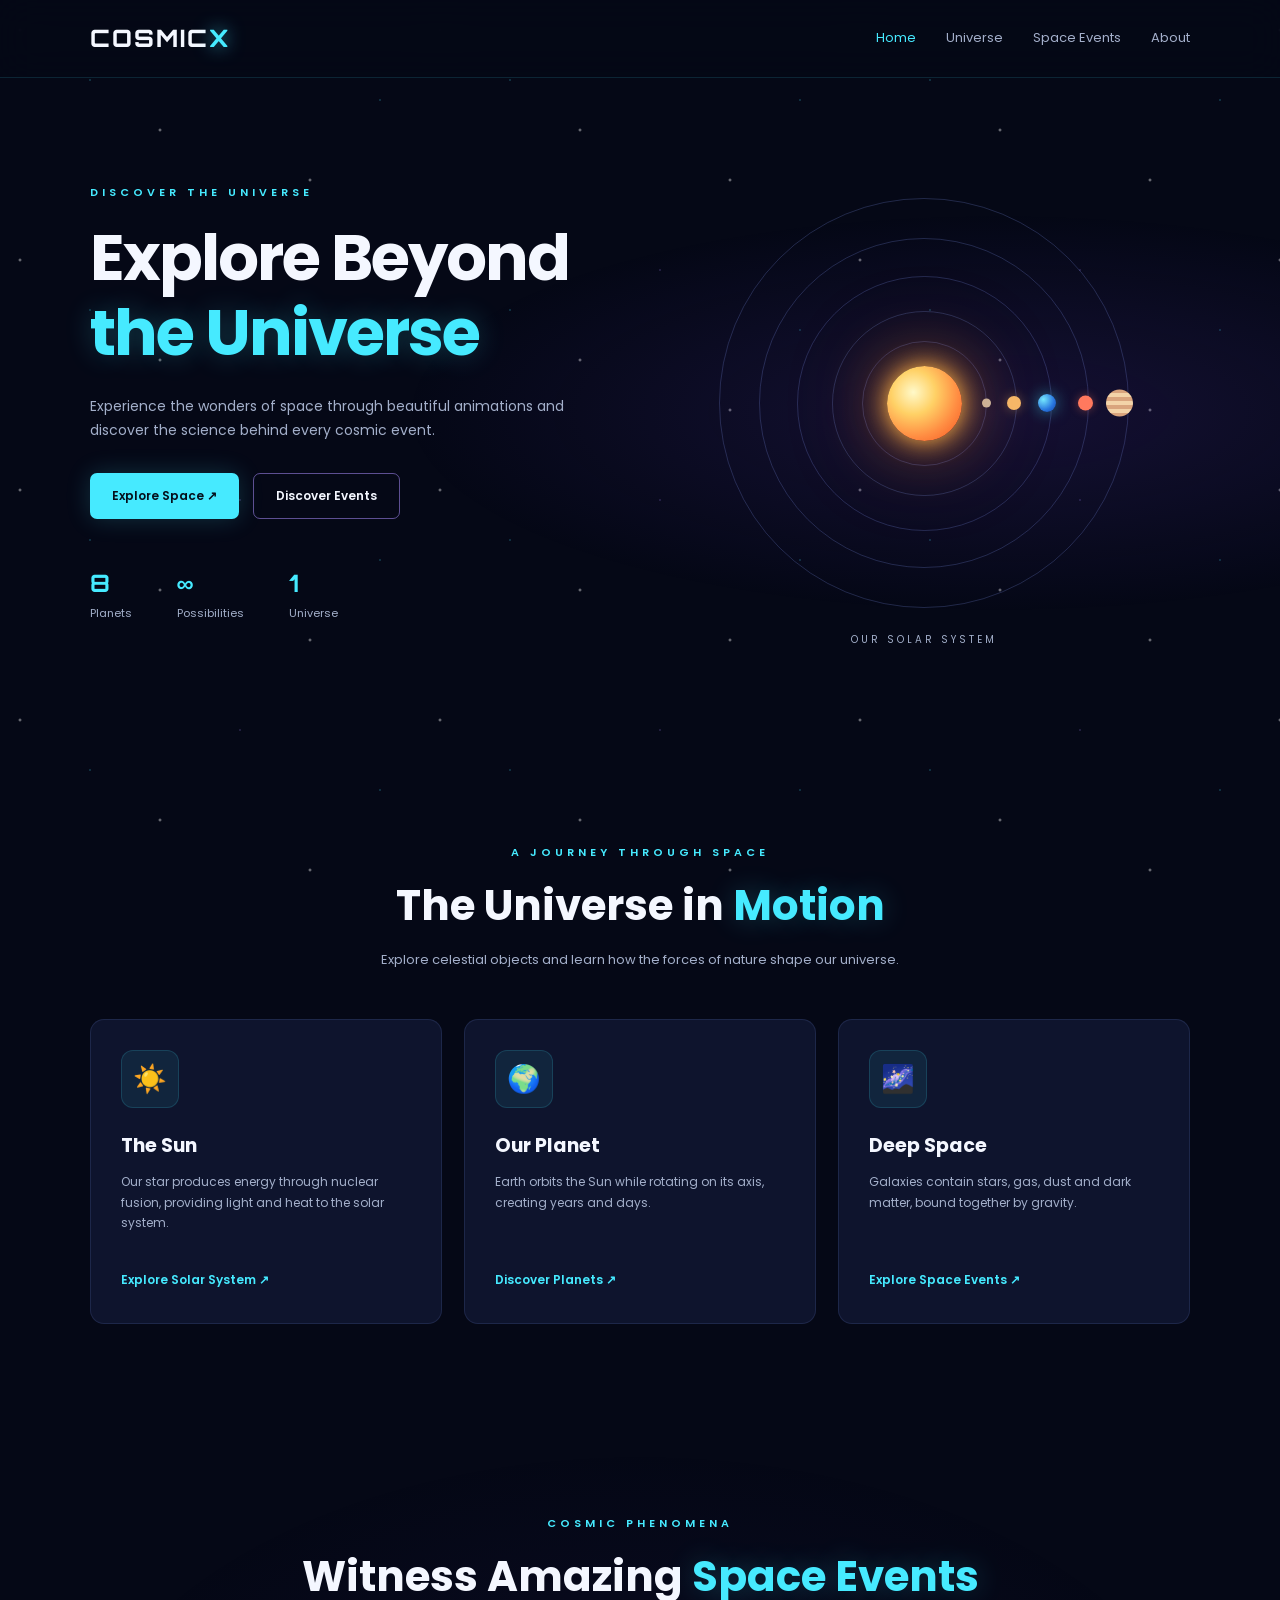
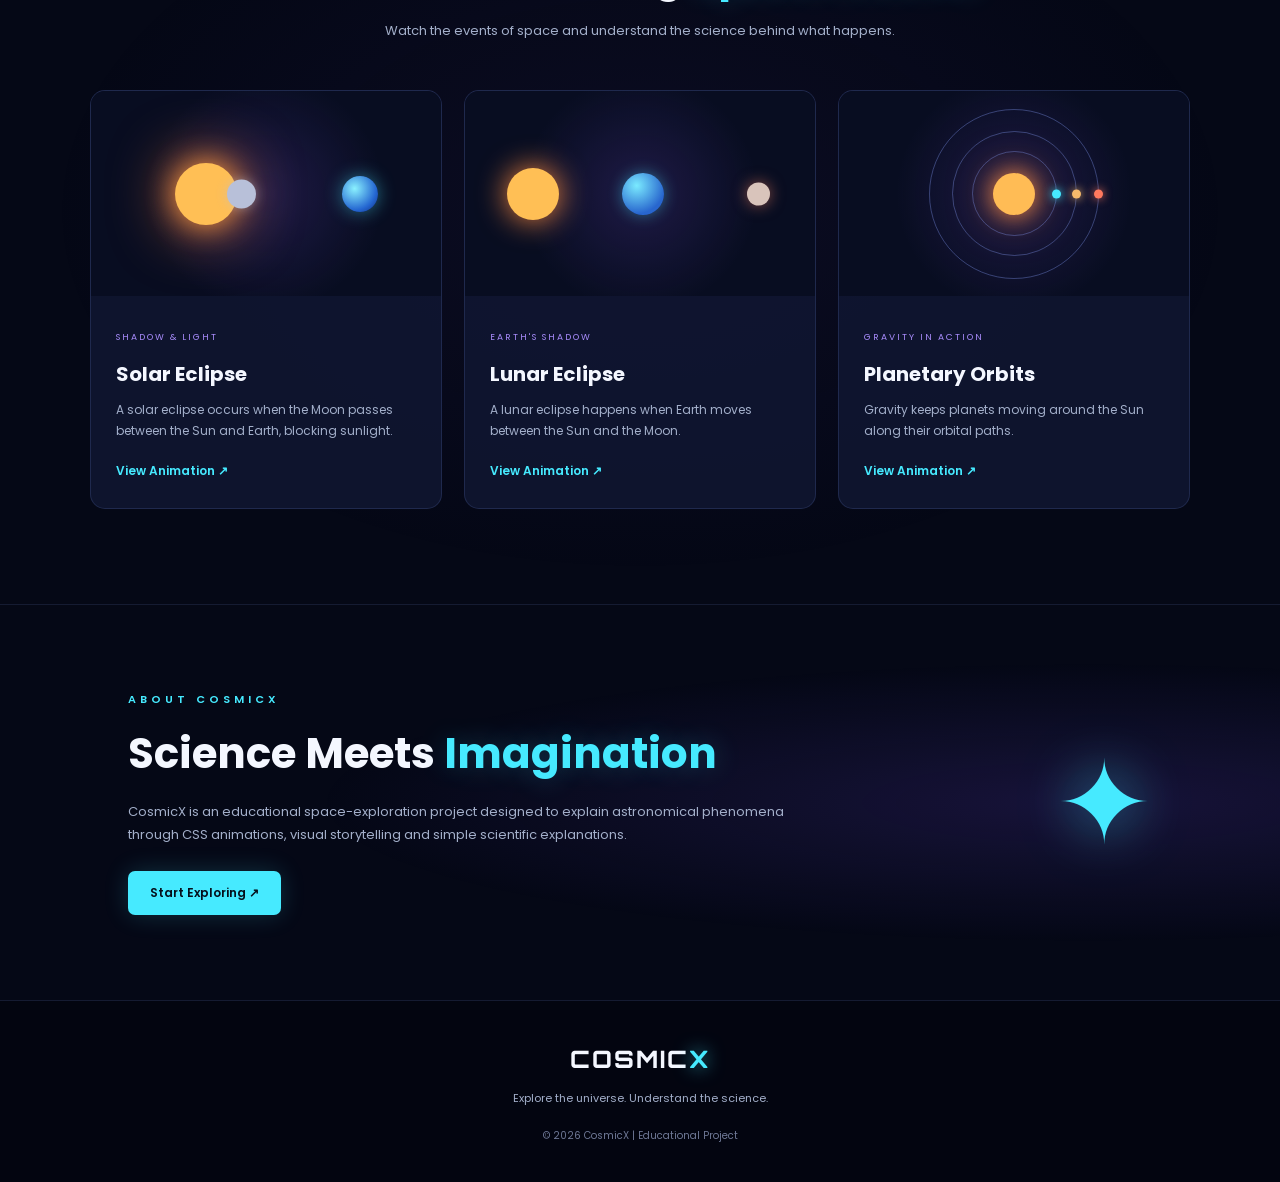
<file: index.html>
<!DOCTYPE html>
<html lang="en">
<head>
    <meta charset="UTF-8">
    <meta name="viewport" content="width=device-width, initial-scale=1.0">
    <title>CosmicX | Animated Universe</title>
    <link rel="stylesheet" href="style.css">
</head>
<body>

    <!-- Navigation -->
    <header class="navbar">
        <a href="index.html" class="logo">COSMIC<span>X</span></a>

        <nav>
            <a href="index.html" class="active">Home</a>
            <a href="#universe">Universe</a>
            <a href="#events">Space Events</a>
            <a href="#about">About</a>
        </nav>
    </header>

    <!-- Animated Stars -->
    <div class="stars"></div>

    <!-- Hero Section -->
    <section class="hero">
        <div class="hero-content">
            <p class="eyebrow">DISCOVER THE UNIVERSE</p>

            <h1>Explore Beyond<br>
                <span>the Universe</span>
            </h1>

            <p class="hero-text">
                Experience the wonders of space through beautiful
                animations and discover the science behind every
                cosmic event.
            </p>

            <div class="hero-buttons">
                <a href="#universe" class="btn primary">Explore Space ↗</a>
                <a href="#events" class="btn secondary">Discover Events</a>
            </div>

            <div class="hero-stats">
                <div>
                    <h3>8</h3>
                    <p>Planets</p>
                </div>
                <div>
                    <h3>∞</h3>
                    <p>Possibilities</p>
                </div>
                <div>
                    <h3>1</h3>
                    <p>Universe</p>
                </div>
            </div>
        </div>

        <!-- CSS Animated Solar System -->
        <div class="space-art">
            <div class="orbit orbit-one">
                <div class="planet mercury"></div>
            </div>

            <div class="orbit orbit-two">
                <div class="planet venus"></div>
            </div>

            <div class="orbit orbit-three">
                <div class="planet earth"></div>
            </div>

            <div class="orbit orbit-four">
                <div class="planet mars"></div>
            </div>

            <div class="orbit orbit-five">
                <div class="planet jupiter"></div>
            </div>

            <div class="sun"></div>
            <div class="space-label">OUR SOLAR SYSTEM</div>
        </div>
    </section>

    <!-- Universe Section -->
    <section class="section" id="universe">
        <div class="section-heading">
            <p class="eyebrow">A JOURNEY THROUGH SPACE</p>
            <h2>The Universe in <span>Motion</span></h2>
            <p>
                Explore celestial objects and learn how the forces
                of nature shape our universe.
            </p>
        </div>

        <div class="universe-grid">

            <article class="info-card">
                <div class="card-icon">☀️</div>
                <h3>The Sun</h3>
                <p>
                    Our star produces energy through nuclear fusion,
                    providing light and heat to the solar system.
                </p>
                <a href="solar-system.html">Explore Solar System ↗</a>
            </article>

            <article class="info-card">
                <div class="card-icon">🌍</div>
                <h3>Our Planet</h3>
                <p>
                    Earth orbits the Sun while rotating on its axis,
                    creating years and days.
                </p>
                <a href="solar-system.html">Discover Planets ↗</a>
            </article>

            <article class="info-card">
                <div class="card-icon">🌌</div>
                <h3>Deep Space</h3>
                <p>
                    Galaxies contain stars, gas, dust and dark matter,
                    bound together by gravity.
                </p>
                <a href="#events">Explore Space Events ↗</a>
            </article>

        </div>
    </section>

    <!-- Space Events -->
    <section class="section events-section" id="events">
        <div class="section-heading">
            <p class="eyebrow">COSMIC PHENOMENA</p>
            <h2>Witness Amazing <span>Space Events</span></h2>
            <p>
                Watch the events of space and understand the science
                behind what happens.
            </p>
        </div>

        <div class="event-grid">

            <article class="event-card eclipse-card">
                <div class="event-visual solar-visual">
                    <div class="event-sun"></div>
                    <div class="event-moon"></div>
                    <div class="event-earth"></div>
                </div>
                <div class="event-content">
                    <span class="tag">SHADOW & LIGHT</span>
                    <h3>Solar Eclipse</h3>
                    <p>
                        A solar eclipse occurs when the Moon passes
                        between the Sun and Earth, blocking sunlight.
                    </p>
                    <a href="solar-eclipse.html" class="event-link">
                        View Animation ↗
                    </a>
                </div>
            </article>

            <article class="event-card">
                <div class="event-visual lunar-visual">
                    <div class="lunar-sun"></div>
                    <div class="lunar-earth"></div>
                    <div class="lunar-moon"></div>
                </div>
                <div class="event-content">
                    <span class="tag">EARTH'S SHADOW</span>
                    <h3>Lunar Eclipse</h3>
                    <p>
                        A lunar eclipse happens when Earth moves
                        between the Sun and the Moon.
                    </p>
                    <a href="lunar-eclipse.html" class="event-link">
                        View Animation ↗
                    </a>
                </div>
            </article>

            <article class="event-card">
                <div class="event-visual planet-visual">
                    <div class="mini-sun"></div>
                    <div class="mini-orbit orbit-a">
                        <i></i>
                    </div>
                    <div class="mini-orbit orbit-b">
                        <i></i>
                    </div>
                    <div class="mini-orbit orbit-c">
                        <i></i>
                    </div>
                </div>
                <div class="event-content">
                    <span class="tag">GRAVITY IN ACTION</span>
                    <h3>Planetary Orbits</h3>
                    <p>
                        Gravity keeps planets moving around the Sun
                        along their orbital paths.
                    </p>
                    <a href="solar-system.html" class="event-link">
                        View Animation ↗
                    </a>
                </div>
            </article>

        </div>
    </section>

    <!-- About -->
    <section class="about-section" id="about">
        <div class="about-content">
            <p class="eyebrow">ABOUT COSMICX</p>
            <h2>Science Meets <span>Imagination</span></h2>
            <p>
                CosmicX is an educational space-exploration project
                designed to explain astronomical phenomena through
                CSS animations, visual storytelling and simple
                scientific explanations.
            </p>
            <a href="#events" class="btn primary">Start Exploring ↗</a>
        </div>
        <div class="about-symbol">✦</div>
    </section>

    <!-- Footer -->
    <footer>
        <a href="index.html" class="logo">COSMIC<span>X</span></a>
        <p>Explore the universe. Understand the science.</p>
        <p class="copyright">© 2026 CosmicX | Educational Project</p>
    </footer>

</body>
</html>
</file>
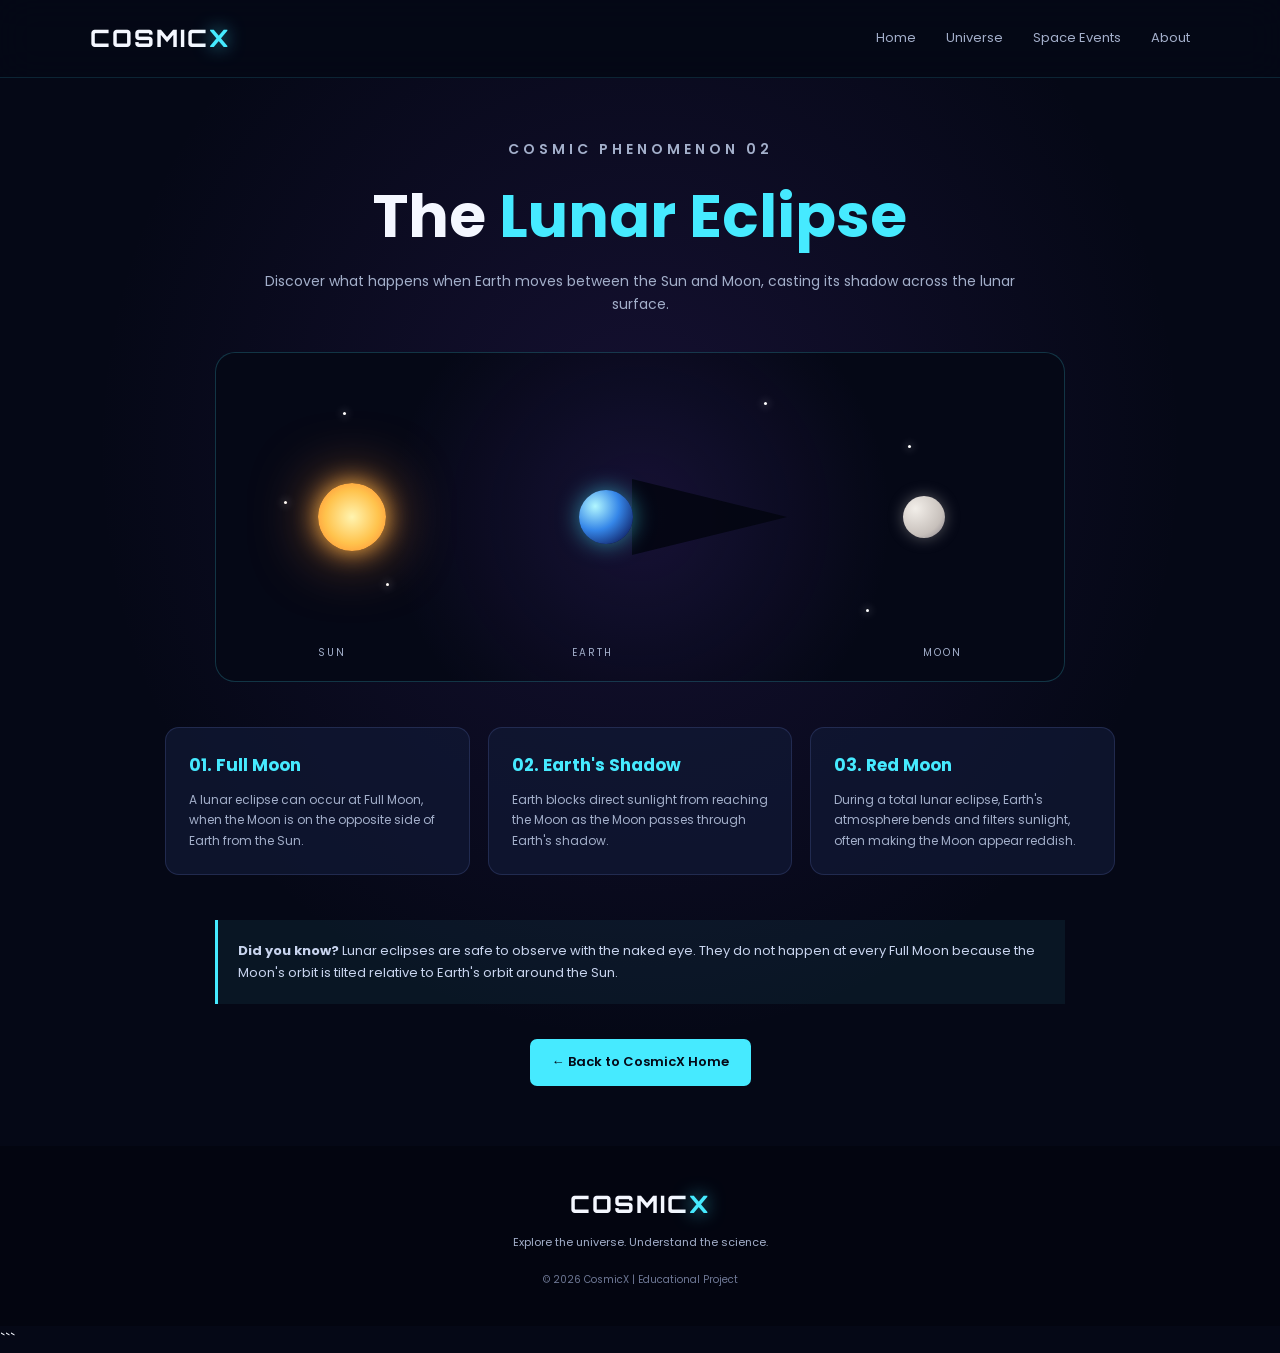
<file: lunar-eclipse.html>
<!DOCTYPE html>
<html lang="en">
<head>
    <meta charset="UTF-8">
    <meta name="viewport" content="width=device-width, initial-scale=1.0">
    <title>Lunar Eclipse | CosmicX</title>
    <link rel="stylesheet" href="style.css">

    <style>
        .lunar-page {
            min-height: 100vh;
            padding: 60px 7%;
            background: radial-gradient(
                ellipse at 50% 35%,
                rgba(86, 50, 160, 0.2),
                transparent 60%
            );
        }

        .lunar-heading {
            max-width: 760px;
            margin: 0 auto 35px;
            text-align: center;
        }

        .lunar-heading h1 {
            font-size: clamp(36px, 6vw, 60px);
            line-height: 1.2;
            margin-bottom: 18px;
        }

        .lunar-heading h1 span {
            color: #46eaff;
        }

        .lunar-heading p {
            color: #a3afca;
            font-size: 14px;
        }

        /* ANIMATION STAGE */

        .lunar-stage {
            position: relative;
            max-width: 850px;
            height: 330px;
            margin: 35px auto;
            overflow: hidden;
            border: 1px solid rgba(70, 234, 255, 0.2);
            border-radius: 20px;
            background:
                radial-gradient(
                    circle at 50% 50%,
                    rgba(75, 45, 145, 0.25),
                    transparent 55%
                ),
                #050816;
        }

        .lunar-star {
            position: absolute;
            width: 3px;
            height: 3px;
            border-radius: 50%;
            background: white;
            box-shadow: 0 0 8px white;
        }

        .star-one { top: 18%; left: 15%; }
        .star-two { top: 70%; left: 20%; }
        .star-three { top: 28%; right: 18%; }
        .star-four { top: 78%; right: 23%; }
        .star-five { top: 45%; left: 8%; }
        .star-six { top: 15%; right: 35%; }

        .lunar-sun {
            position: absolute;
            top: 50%;
            left: 12%;
            width: 68px;
            height: 68px;
            transform: translateY(-50%);
            border-radius: 50%;
            background: radial-gradient(
                circle,
                #fff4b0,
                #ffc34d 55%,
                #ff812d
            );
            box-shadow:
                0 0 25px #ffb347,
                0 0 65px rgba(255, 140, 50, 0.7);
        }

        .lunar-earth {
            position: absolute;
            top: 50%;
            left: 46%;
            width: 54px;
            height: 54px;
            transform: translate(-50%, -50%);
            border-radius: 50%;
            background: radial-gradient(
                circle at 30% 30%,
                #b1f7ff,
                #3586e8 45%,
                #17347e 78%
            );
            box-shadow: 0 0 22px rgba(70, 234, 255, 0.55);
            z-index: 2;
        }

        /* Earth's shadow extends away from the Sun */
        .earth-shadow {
            position: absolute;
            top: 50%;
            left: 49%;
            width: 0;
            height: 0;
            transform: translateY(-50%);
            border-top: 38px solid transparent;
            border-bottom: 38px solid transparent;
            border-left: 155px solid rgba(3, 5, 16, 0.85);
            animation: shadowPulse 6s ease-in-out infinite alternate;
            z-index: 1;
        }

        .lunar-moon {
            position: absolute;
            top: 50%;
            right: 14%;
            width: 42px;
            height: 42px;
            transform: translateY(-50%);
            border-radius: 50%;
            background: radial-gradient(
                circle at 30% 30%,
                #f2eee9,
                #c7c0bb 65%,
                #827c85
            );
            box-shadow: 0 0 15px rgba(230, 225, 220, 0.35);
            animation: moonEnterShadow 7s ease-in-out infinite alternate;
            z-index: 3;
        }

        @keyframes moonEnterShadow {
            0% {
                right: 14%;
                background: radial-gradient(
                    circle at 30% 30%,
                    #f2eee9, #c7c0bb 65%, #827c85
                );
                box-shadow: 0 0 15px rgba(230, 225, 220, 0.35);
            }

            50% {
                right: 22%;
                background: radial-gradient(
                    circle at 30% 30%,
                    #d9b1a4, #8b4c4d 70%, #38253b
                );
                box-shadow: 0 0 22px rgba(211, 91, 70, 0.5);
            }

            100% {
                right: 30%;
                background: radial-gradient(
                    circle at 30% 30%,
                    #d9b1a4, #8b4c4d 70%, #38253b
                );
                box-shadow: 0 0 22px rgba(211, 91, 70, 0.5);
            }
        }

        @keyframes shadowPulse {
            from { opacity: 0.55; }
            to { opacity: 1; }
        }

        .lunar-label {
            position: absolute;
            bottom: 20px;
            color: #a3afca;
            font-size: 10px;
            letter-spacing: 2px;
        }

        .sun-label { left: 12%; }
        .earth-label { left: 42%; }
        .moon-label { right: 12%; }

        /* EXPLANATION CARDS */

        .lunar-facts {
            display: grid;
            grid-template-columns: repeat(3, minmax(0, 1fr));
            gap: 18px;
            max-width: 950px;
            margin: 45px auto;
        }

        .lunar-fact {
            padding: 23px;
            border: 1px solid rgba(137, 160, 255, 0.16);
            border-radius: 14px;
            background: rgba(17, 25, 53, 0.75);
            transition: transform 0.3s, border-color 0.3s;
        }

        .lunar-fact:hover {
            transform: translateY(-5px);
            border-color: rgba(70, 234, 255, 0.5);
        }

        .lunar-fact h2 {
            color: #46eaff;
            font-size: 17px;
            margin-bottom: 10px;
        }

        .lunar-fact p {
            color: #a3afca;
            font-size: 12px;
        }

        .lunar-note {
            max-width: 850px;
            margin: 25px auto;
            padding: 20px;
            border-left: 3px solid #46eaff;
            background: rgba(70, 234, 255, 0.06);
            color: #c8d4ee;
            font-size: 13px;
        }

        .back-home {
            display: block;
            width: fit-content;
            margin: 35px auto 0;
            padding: 12px 22px;
            border-radius: 7px;
            background: #46eaff;
            color: #050816;
            font-size: 13px;
            font-weight: 600;
        }

        @media (max-width: 650px) {
            .lunar-page { padding: 45px 5%; }
            .lunar-stage { height: 260px; }
            .lunar-sun { width: 45px; height: 45px; }
            .lunar-earth { width: 38px; height: 38px; }
            .lunar-moon { width: 30px; height: 30px; }
            .earth-shadow {
                border-top-width: 28px;
                border-bottom-width: 28px;
                border-left-width: 105px;
            }
            .lunar-facts { grid-template-columns: 1fr; }
            .lunar-label { font-size: 8px; }
        }

        @media (prefers-reduced-motion: reduce) {
            .lunar-moon,
            .earth-shadow {
                animation: none;
            }
        }
    </style>
</head>

<body>
    <header class="navbar">
        <a href="index.html" class="logo">COSMIC<span>X</span></a>

        <nav>
            <a href="index.html">Home</a>
            <a href="index.html#universe">Universe</a>
            <a href="index.html#events">Space Events</a>
            <a href="index.html#about">About</a>
        </nav>
    </header>

    <main class="lunar-page">
        <section class="lunar-heading">
            <p class="eyebrow">COSMIC PHENOMENON 02</p>
            <h1>The <span>Lunar Eclipse</span></h1>
            <p>
                Discover what happens when Earth moves between
                the Sun and Moon, casting its shadow across the
                lunar surface.
            </p>
        </section>

        <section class="lunar-stage"
                 aria-label="Animated illustration of a lunar eclipse">
            <span class="lunar-star star-one"></span>
            <span class="lunar-star star-two"></span>
            <span class="lunar-star star-three"></span>
            <span class="lunar-star star-four"></span>
            <span class="lunar-star star-five"></span>
            <span class="lunar-star star-six"></span>

            <div class="lunar-sun"></div>
            <div class="earth-shadow"></div>
            <div class="lunar-earth"></div>
            <div class="lunar-moon"></div>

            <span class="lunar-label sun-label">SUN</span>
            <span class="lunar-label earth-label">EARTH</span>
            <span class="lunar-label moon-label">MOON</span>
        </section>

        <section class="lunar-facts">
            <article class="lunar-fact">
                <h2>01. Full Moon</h2>
                <p>
                    A lunar eclipse can occur at Full Moon,
                    when the Moon is on the opposite side of
                    Earth from the Sun.
                </p>
            </article>

            <article class="lunar-fact">
                <h2>02. Earth's Shadow</h2>
                <p>
                    Earth blocks direct sunlight from reaching
                    the Moon as the Moon passes through Earth's
                    shadow.
                </p>
            </article>

            <article class="lunar-fact">
                <h2>03. Red Moon</h2>
                <p>
                    During a total lunar eclipse, Earth's
                    atmosphere bends and filters sunlight,
                    often making the Moon appear reddish.
                </p>
            </article>
        </section>

        <div class="lunar-note">
            <strong>Did you know?</strong>
            Lunar eclipses are safe to observe with the naked
            eye. They do not happen at every Full Moon because
            the Moon's orbit is tilted relative to Earth's orbit
            around the Sun.
        </div>

        <a href="index.html" class="back-home">
            ← Back to CosmicX Home
        </a>
    </main>

    <footer>
        <a href="index.html" class="logo">COSMIC<span>X</span></a>
        <p>Explore the universe. Understand the science.</p>
        <p class="copyright">© 2026 CosmicX | Educational Project</p>
    </footer>
</body>
</html>
```
</file>
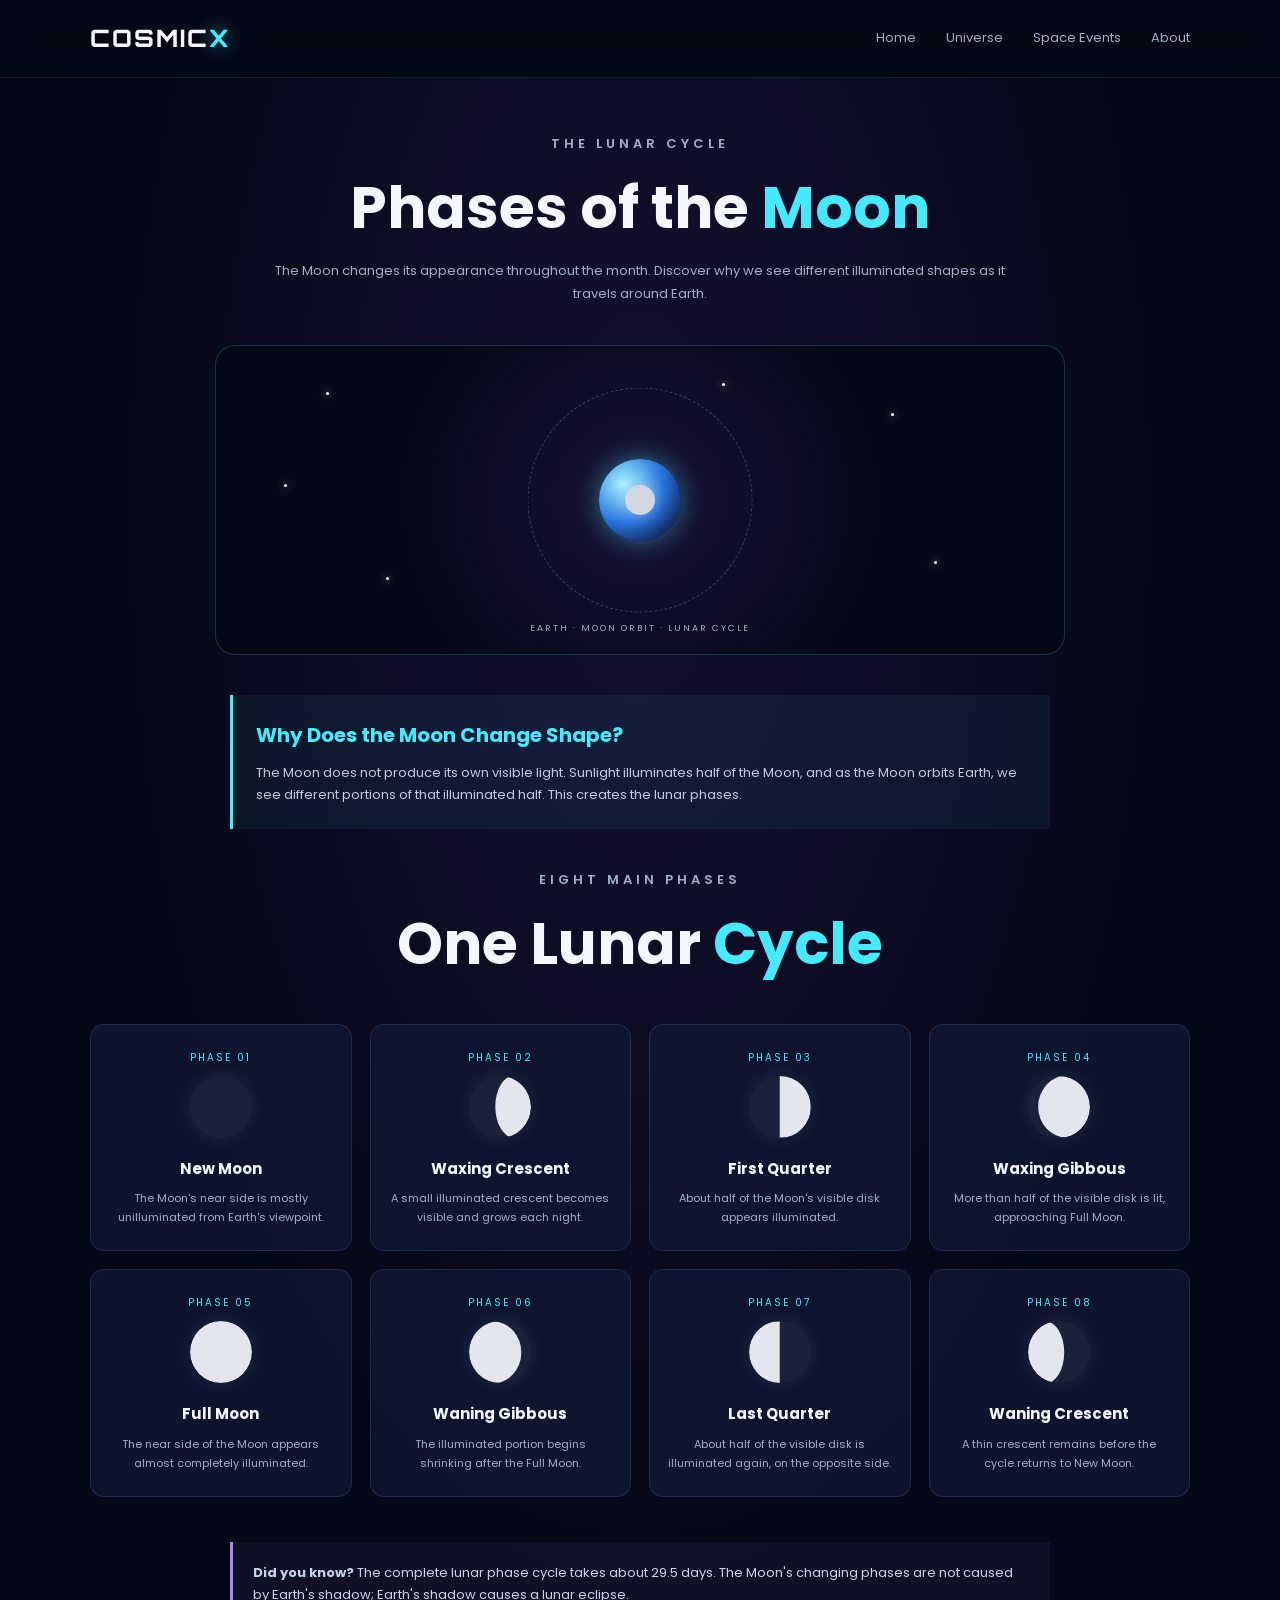
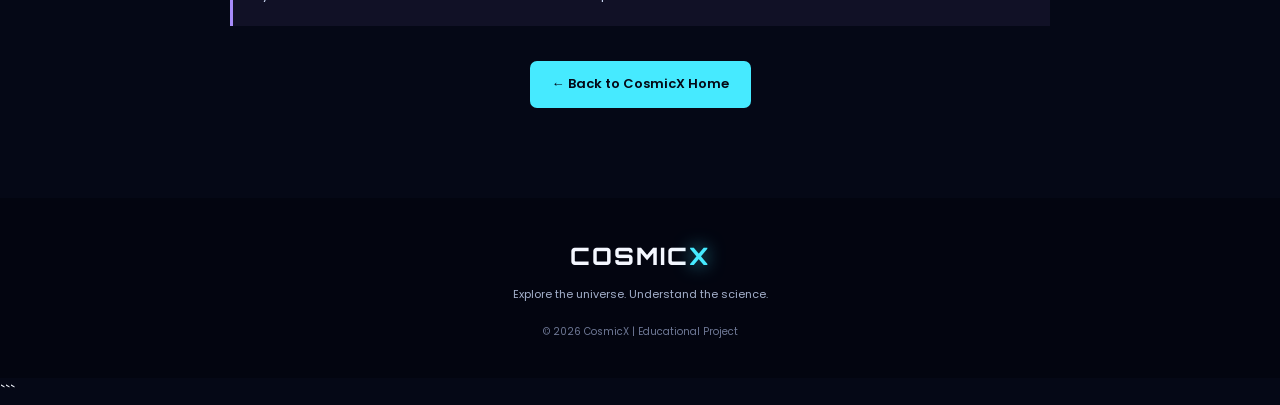
<file: moon-phases.html>
<!DOCTYPE html>
<html lang="en">
<head>
    <meta charset="UTF-8">
    <meta name="viewport" content="width=device-width, initial-scale=1.0">
    <title>Moon Phases | CosmicX</title>
    <link rel="stylesheet" href="style.css">

    <style>
        .moon-page {
            min-height: 100vh;
            padding: 55px 7%;
            background: radial-gradient(
                ellipse at 50% 25%,
                rgba(83, 54, 160, 0.2),
                transparent 60%
            );
        }

        .moon-heading {
            max-width: 760px;
            margin: 0 auto 40px;
            text-align: center;
        }

        .moon-heading h1 {
            font-size: clamp(35px, 6vw, 58px);
            line-height: 1.2;
            margin: 12px 0 18px;
        }

        .moon-heading h1 span {
            color: #46eaff;
        }

        .moon-heading p {
            color: #a3afca;
            font-size: 13px;
        }

        /* MAIN MOON ANIMATION */

        .moon-scene {
            position: relative;
            max-width: 850px;
            height: 310px;
            margin: 35px auto;
            overflow: hidden;
            border: 1px solid rgba(70, 234, 255, 0.2);
            border-radius: 20px;
            background:
                radial-gradient(
                    circle at 50% 50%,
                    rgba(95, 63, 175, 0.22),
                    transparent 55%
                ),
                #050816;
        }

        .moon-star {
            position: absolute;
            width: 3px;
            height: 3px;
            border-radius: 50%;
            background: white;
            box-shadow: 0 0 8px white;
        }

        .s1 { top: 15%; left: 13%; }
        .s2 { top: 75%; left: 20%; }
        .s3 { top: 22%; right: 20%; }
        .s4 { top: 70%; right: 15%; }
        .s5 { top: 45%; left: 8%; }
        .s6 { top: 12%; right: 40%; }

        .moon-earth {
            position: absolute;
            top: 50%;
            left: 50%;
            width: 82px;
            height: 82px;
            transform: translate(-50%, -50%);
            border-radius: 50%;
            background: radial-gradient(
                circle at 30% 30%,
                #a5f5ff,
                #2876df 48%,
                #11285f 80%
            );
            box-shadow: 0 0 25px rgba(70, 234, 255, 0.45);
        }

        .moon-orbit {
            position: absolute;
            top: 50%;
            left: 50%;
            width: 225px;
            height: 225px;
            transform: translate(-50%, -50%);
            border: 1px dashed rgba(145, 166, 255, 0.35);
            border-radius: 50%;
        }

        .orbiting-moon {
            position: absolute;
            top: 50%;
            left: 50%;
            width: 30px;
            height: 30px;
            margin: -15px;
            border-radius: 50%;
            background: #d3d7e0;
            box-shadow: 0 0 16px rgba(220, 225, 240, 0.45);
            animation: moonOrbit 12s linear infinite;
        }

        @keyframes moonOrbit {
            from {
                transform: rotate(0deg) translateX(112px) rotate(0deg);
            }
            to {
                transform: rotate(360deg) translateX(112px) rotate(-360deg);
            }
        }

        .moon-scene-label {
            position: absolute;
            bottom: 17px;
            left: 0;
            right: 0;
            text-align: center;
            color: #a3afca;
            font-size: 9px;
            letter-spacing: 2px;
        }

        /* PHASE CARDS */

        .phase-intro {
            max-width: 820px;
            margin: 40px auto;
            padding: 23px;
            border-left: 3px solid #46eaff;
            background: rgba(70, 234, 255, 0.06);
        }

        .phase-intro h2 {
            color: #46eaff;
            font-size: 20px;
            margin-bottom: 10px;
        }

        .phase-intro p {
            color: #c1cbe1;
            font-size: 13px;
        }

        .phase-grid {
            display: grid;
            grid-template-columns: repeat(4, minmax(0, 1fr));
            gap: 18px;
            max-width: 1100px;
            margin: 45px auto;
        }

        .phase-card {
            padding: 24px 18px;
            text-align: center;
            border: 1px solid rgba(137, 160, 255, 0.16);
            border-radius: 14px;
            background: rgba(17, 25, 53, 0.78);
            transition: transform 0.3s, border-color 0.3s;
        }

        .phase-card:hover {
            transform: translateY(-6px);
            border-color: #46eaff;
        }

        .phase-moon {
            position: relative;
            width: 62px;
            height: 62px;
            margin: 0 auto 18px;
            overflow: hidden;
            border-radius: 50%;
            background: #1a2138;
            box-shadow: 0 0 18px rgba(180, 195, 230, 0.1);
        }

        .phase-moon::before {
            content: "";
            position: absolute;
            inset: 0;
            border-radius: 50%;
            background: #e3e6ee;
        }

        /* Approximate illuminated shapes for each phase */

        .new::before {
            background: #1a2138;
        }

        .waxing-crescent::before {
            clip-path: ellipse(30% 50% at 72% 50%);
        }

        .first-quarter::before {
            clip-path: inset(0 0 0 50%);
        }

        .waxing-gibbous::before {
            clip-path: ellipse(46% 50% at 62% 50%);
        }

        .full::before {
            background: #e3e6ee;
        }

        .waning-gibbous::before {
            clip-path: ellipse(46% 50% at 38% 50%);
        }

        .last-quarter::before {
            clip-path: inset(0 50% 0 0);
        }

        .waning-crescent::before {
            clip-path: ellipse(30% 50% at 28% 50%);
        }

        .phase-card h3 {
            margin-bottom: 8px;
            font-size: 15px;
        }

        .phase-card p {
            color: #a3afca;
            font-size: 11px;
        }

        .phase-number {
            display: block;
            margin-bottom: 10px;
            color: #46eaff;
            font-size: 10px;
            letter-spacing: 2px;
        }

        .moon-note {
            max-width: 820px;
            margin: 25px auto;
            padding: 20px;
            border-left: 3px solid #a78bfa;
            background: rgba(167, 139, 250, 0.07);
            color: #c8d4ee;
            font-size: 13px;
        }

        .back-home {
            display: block;
            width: fit-content;
            margin: 35px auto;
            padding: 12px 22px;
            border-radius: 7px;
            background: #46eaff;
            color: #050816;
            font-size: 13px;
            font-weight: 600;
        }

        @media (max-width: 850px) {
            .phase-grid {
                grid-template-columns: repeat(2, minmax(0, 1fr));
            }
        }

        @media (max-width: 500px) {
            .moon-page { padding: 40px 5%; }
            .moon-scene { height: 260px; }
            .moon-earth { width: 60px; height: 60px; }
            .moon-orbit { width: 180px; height: 180px; }
            .orbiting-moon { width: 24px; height: 24px; margin: -12px; }
            .phase-grid { gap: 12px; }
            .phase-card { padding: 20px 10px; }
            .phase-moon { width: 48px; height: 48px; }
        }

        @media (prefers-reduced-motion: reduce) {
            .orbiting-moon { animation: none; }
        }
    </style>
</head>

<body>
    <header class="navbar">
        <a href="index.html" class="logo">COSMIC<span>X</span></a>
        <nav>
            <a href="index.html">Home</a>
            <a href="index.html#universe">Universe</a>
            <a href="index.html#events">Space Events</a>
            <a href="index.html#about">About</a>
        </nav>
    </header>

    <main class="moon-page">
        <section class="moon-heading">
            <p class="eyebrow">THE LUNAR CYCLE</p>
            <h1>Phases of the <span>Moon</span></h1>
            <p>
                The Moon changes its appearance throughout the month.
                Discover why we see different illuminated shapes
                as it travels around Earth.
            </p>
        </section>

        <section class="moon-scene"
                 aria-label="Illustration of the Moon orbiting Earth">
            <span class="moon-star s1"></span>
            <span class="moon-star s2"></span>
            <span class="moon-star s3"></span>
            <span class="moon-star s4"></span>
            <span class="moon-star s5"></span>
            <span class="moon-star s6"></span>

            <div class="moon-orbit"></div>
            <div class="moon-earth"></div>
            <div class="orbiting-moon"></div>

            <p class="moon-scene-label">
                EARTH · MOON ORBIT · LUNAR CYCLE
            </p>
        </section>

        <section class="phase-intro">
            <h2>Why Does the Moon Change Shape?</h2>
            <p>
                The Moon does not produce its own visible light.
                Sunlight illuminates half of the Moon, and as the
                Moon orbits Earth, we see different portions of
                that illuminated half. This creates the lunar phases.
            </p>
        </section>

        <section>
            <div class="moon-heading">
                <p class="eyebrow">EIGHT MAIN PHASES</p>
                <h1>One Lunar <span>Cycle</span></h1>
            </div>

            <div class="phase-grid">
                <article class="phase-card">
                    <span class="phase-number">PHASE 01</span>
                    <div class="phase-moon new"></div>
                    <h3>New Moon</h3>
                    <p>
                        The Moon's near side is mostly unilluminated
                        from Earth's viewpoint.
                    </p>
                </article>

                <article class="phase-card">
                    <span class="phase-number">PHASE 02</span>
                    <div class="phase-moon waxing-crescent"></div>
                    <h3>Waxing Crescent</h3>
                    <p>
                        A small illuminated crescent becomes visible
                        and grows each night.
                    </p>
                </article>

                <article class="phase-card">
                    <span class="phase-number">PHASE 03</span>
                    <div class="phase-moon first-quarter"></div>
                    <h3>First Quarter</h3>
                    <p>
                        About half of the Moon's visible disk
                        appears illuminated.
                    </p>
                </article>

                <article class="phase-card">
                    <span class="phase-number">PHASE 04</span>
                    <div class="phase-moon waxing-gibbous"></div>
                    <h3>Waxing Gibbous</h3>
                    <p>
                        More than half of the visible disk is lit,
                        approaching Full Moon.
                    </p>
                </article>

                <article class="phase-card">
                    <span class="phase-number">PHASE 05</span>
                    <div class="phase-moon full"></div>
                    <h3>Full Moon</h3>
                    <p>
                        The near side of the Moon appears almost
                        completely illuminated.
                    </p>
                </article>

                <article class="phase-card">
                    <span class="phase-number">PHASE 06</span>
                    <div class="phase-moon waning-gibbous"></div>
                    <h3>Waning Gibbous</h3>
                    <p>
                        The illuminated portion begins shrinking
                        after the Full Moon.
                    </p>
                </article>

                <article class="phase-card">
                    <span class="phase-number">PHASE 07</span>
                    <div class="phase-moon last-quarter"></div>
                    <h3>Last Quarter</h3>
                    <p>
                        About half of the visible disk is illuminated
                        again, on the opposite side.
                    </p>
                </article>

                <article class="phase-card">
                    <span class="phase-number">PHASE 08</span>
                    <div class="phase-moon waning-crescent"></div>
                    <h3>Waning Crescent</h3>
                    <p>
                        A thin crescent remains before the cycle
                        returns to New Moon.
                    </p>
                </article>
            </div>
        </section>

        <div class="moon-note">
            <strong>Did you know?</strong>
            The complete lunar phase cycle takes about 29.5 days.
            The Moon's changing phases are not caused by Earth's
            shadow; Earth's shadow causes a lunar eclipse.
        </div>

        <a href="index.html" class="back-home">
            ← Back to CosmicX Home
        </a>
    </main>

    <footer>
        <a href="index.html" class="logo">COSMIC<span>X</span></a>
        <p>Explore the universe. Understand the science.</p>
        <p class="copyright">© 2026 CosmicX | Educational Project</p>
    </footer>
</body>
</html>
```
</file>
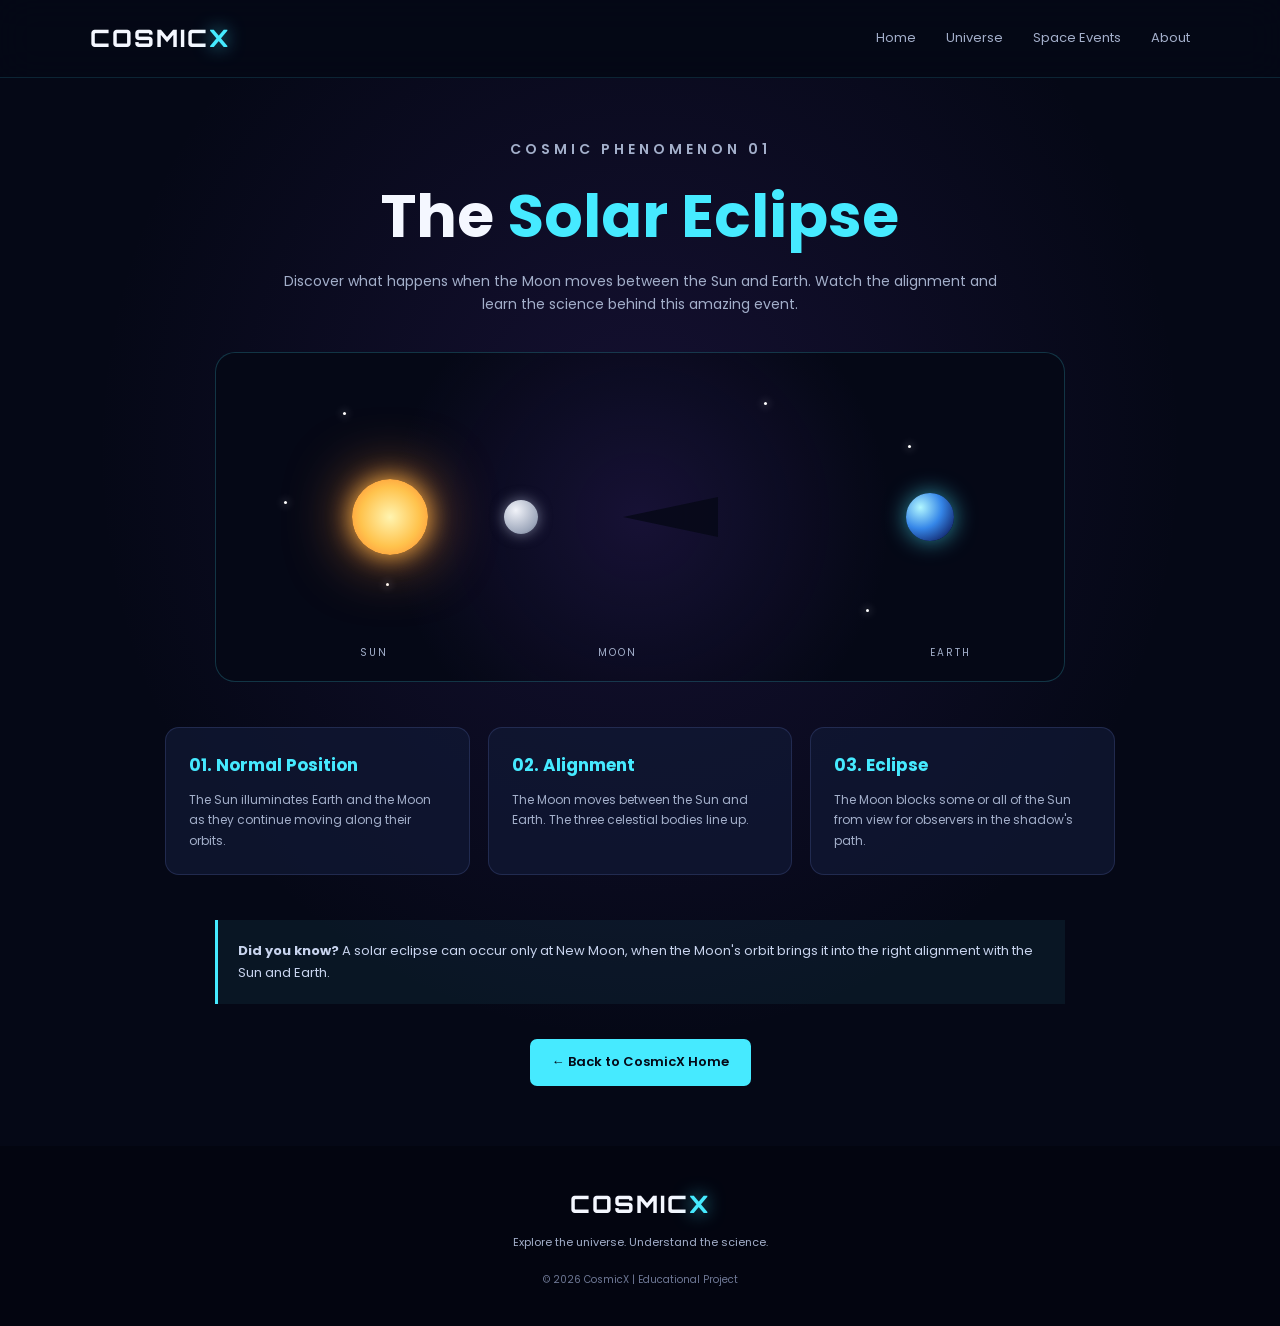
<file: solar-eclipse.html>
<!DOCTYPE html>
<html lang="en">
<head>
    <meta charset="UTF-8">
    <meta name="viewport" content="width=device-width, initial-scale=1.0">
    <title>Solar Eclipse | CosmicX</title>
    <link rel="stylesheet" href="style.css">

    <style>
        .eclipse-page {
            min-height: 100vh;
            padding: 60px 7%;
            background:
                radial-gradient(ellipse at 50% 35%,
                rgba(85, 50, 160, 0.2), transparent 60%);
        }

        .eclipse-heading {
            text-align: center;
            max-width: 750px;
            margin: 0 auto 35px;
        }

        .eclipse-heading h1 {
            font-size: clamp(36px, 6vw, 60px);
            line-height: 1.2;
            margin-bottom: 18px;
        }

        .eclipse-heading h1 span {
            color: #46eaff;
        }

        .eclipse-heading p {
            color: #a3afca;
            font-size: 14px;
        }

        .eclipse-stage {
            position: relative;
            max-width: 850px;
            height: 330px;
            margin: 35px auto;
            overflow: hidden;
            border: 1px solid rgba(70, 234, 255, 0.2);
            border-radius: 20px;
            background:
                radial-gradient(circle at 50% 50%,
                rgba(75, 45, 145, 0.25), transparent 55%),
                #050816;
        }

        .eclipse-star {
            position: absolute;
            width: 3px;
            height: 3px;
            border-radius: 50%;
            background: white;
            box-shadow: 0 0 8px white;
        }

        .star-a { top: 18%; left: 15%; }
        .star-b { top: 70%; left: 20%; }
        .star-c { top: 28%; right: 18%; }
        .star-d { top: 78%; right: 23%; }
        .star-e { top: 45%; left: 8%; }
        .star-f { top: 15%; right: 35%; }

        .eclipse-sun {
            position: absolute;
            top: 50%;
            left: 16%;
            width: 76px;
            height: 76px;
            transform: translateY(-50%);
            border-radius: 50%;
            background: radial-gradient(circle,
                #fff4b0, #ffc34d 55%, #ff812d);
            box-shadow:
                0 0 25px #ffb347,
                0 0 65px rgba(255, 140, 50, 0.8);
        }

        .eclipse-earth {
            position: absolute;
            top: 50%;
            right: 13%;
            width: 48px;
            height: 48px;
            transform: translateY(-50%);
            border-radius: 50%;
            background: radial-gradient(circle at 30% 30%,
                #b1f7ff, #3586e8 45%, #17347e 78%);
            box-shadow: 0 0 22px rgba(70, 234, 255, 0.6);
        }

        .eclipse-moon {
            position: absolute;
            top: 50%;
            left: 34%;
            width: 34px;
            height: 34px;
            transform: translateY(-50%);
            border-radius: 50%;
            background: radial-gradient(circle at 35% 30%,
                #f1f3f9, #9da7bb 70%, #667085);
            box-shadow: 0 0 14px rgba(210, 220, 245, 0.5);
            animation: moonTravel 8s ease-in-out infinite alternate;
            z-index: 3;
        }

        .eclipse-shadow {
            position: absolute;
            top: 50%;
            left: 48%;
            width: 0;
            height: 0;
            transform: translateY(-50%);
            border-top: 20px solid transparent;
            border-bottom: 20px solid transparent;
            border-right: 95px solid rgba(5, 8, 22, 0.8);
            animation: shadowGrow 8s ease-in-out infinite alternate;
        }

        @keyframes moonTravel {
            0% { left: 34%; }
            45% { left: 48%; }
            100% { left: 57%; }
        }

        @keyframes shadowGrow {
            0% { opacity: 0; }
            45% { opacity: 0.9; }
            100% { opacity: 0.3; }
        }

        .eclipse-label {
            position: absolute;
            bottom: 20px;
            color: #a3afca;
            font-size: 10px;
            letter-spacing: 2px;
        }

        .sun-label { left: 17%; }
        .moon-label { left: 45%; }
        .earth-label { right: 11%; }

        .eclipse-facts {
            display: grid;
            grid-template-columns: repeat(3, minmax(0, 1fr));
            gap: 18px;
            max-width: 950px;
            margin: 45px auto;
        }

        .fact-card {
            padding: 23px;
            border: 1px solid rgba(137, 160, 255, 0.16);
            border-radius: 14px;
            background: rgba(17, 25, 53, 0.75);
        }

        .fact-card h2 {
            color: #46eaff;
            font-size: 17px;
            margin-bottom: 10px;
        }

        .fact-card p {
            color: #a3afca;
            font-size: 12px;
        }

        .eclipse-note {
            max-width: 850px;
            margin: 25px auto;
            padding: 20px;
            border-left: 3px solid #46eaff;
            background: rgba(70, 234, 255, 0.06);
            color: #c8d4ee;
            font-size: 13px;
        }

        .back-home {
            display: block;
            width: fit-content;
            margin: 35px auto 0;
            padding: 12px 22px;
            border-radius: 7px;
            background: #46eaff;
            color: #050816;
            font-size: 13px;
            font-weight: 600;
        }

        @media (max-width: 650px) {
            .eclipse-page { padding: 45px 5%; }
            .eclipse-stage { height: 260px; }
            .eclipse-sun { width: 52px; height: 52px; }
            .eclipse-earth { width: 35px; height: 35px; }
            .eclipse-moon { width: 26px; height: 26px; }
            .eclipse-facts { grid-template-columns: 1fr; }
            .eclipse-label { font-size: 8px; }
        }

        @media (prefers-reduced-motion: reduce) {
            .eclipse-moon,
            .eclipse-shadow {
                animation: none;
            }
        }
    </style>
</head>

<body>
    <header class="navbar">
        <a href="index.html" class="logo">COSMIC<span>X</span></a>
        <nav>
            <a href="index.html">Home</a>
            <a href="index.html#universe">Universe</a>
            <a href="index.html#events">Space Events</a>
            <a href="index.html#about">About</a>
        </nav>
    </header>

    <main class="eclipse-page">
        <section class="eclipse-heading">
            <p class="eyebrow">COSMIC PHENOMENON 01</p>
            <h1>The <span>Solar Eclipse</span></h1>
            <p>
                Discover what happens when the Moon moves between
                the Sun and Earth. Watch the alignment and learn
                the science behind this amazing event.
            </p>
        </section>

        <section class="eclipse-stage"
                 aria-label="Animated illustration of a solar eclipse">
            <span class="eclipse-star star-a"></span>
            <span class="eclipse-star star-b"></span>
            <span class="eclipse-star star-c"></span>
            <span class="eclipse-star star-d"></span>
            <span class="eclipse-star star-e"></span>
            <span class="eclipse-star star-f"></span>

            <div class="eclipse-sun"></div>
            <div class="eclipse-moon"></div>
            <div class="eclipse-shadow"></div>
            <div class="eclipse-earth"></div>

            <span class="eclipse-label sun-label">SUN</span>
            <span class="eclipse-label moon-label">MOON</span>
            <span class="eclipse-label earth-label">EARTH</span>
        </section>

        <section class="eclipse-facts">
            <article class="fact-card">
                <h2>01. Normal Position</h2>
                <p>
                    The Sun illuminates Earth and the Moon as they
                    continue moving along their orbits.
                </p>
            </article>

            <article class="fact-card">
                <h2>02. Alignment</h2>
                <p>
                    The Moon moves between the Sun and Earth.
                    The three celestial bodies line up.
                </p>
            </article>

            <article class="fact-card">
                <h2>03. Eclipse</h2>
                <p>
                    The Moon blocks some or all of the Sun from
                    view for observers in the shadow's path.
                </p>
            </article>
        </section>

        <div class="eclipse-note">
            <strong>Did you know?</strong>
            A solar eclipse can occur only at New Moon, when the
            Moon's orbit brings it into the right alignment with
            the Sun and Earth.
        </div>

        <a href="index.html" class="back-home">← Back to CosmicX Home</a>
    </main>

    <footer>
        <a href="index.html" class="logo">COSMIC<span>X</span></a>
        <p>Explore the universe. Understand the science.</p>
        <p class="copyright">© 2026 CosmicX | Educational Project</p>
    </footer>
</body>
</html>
</file>
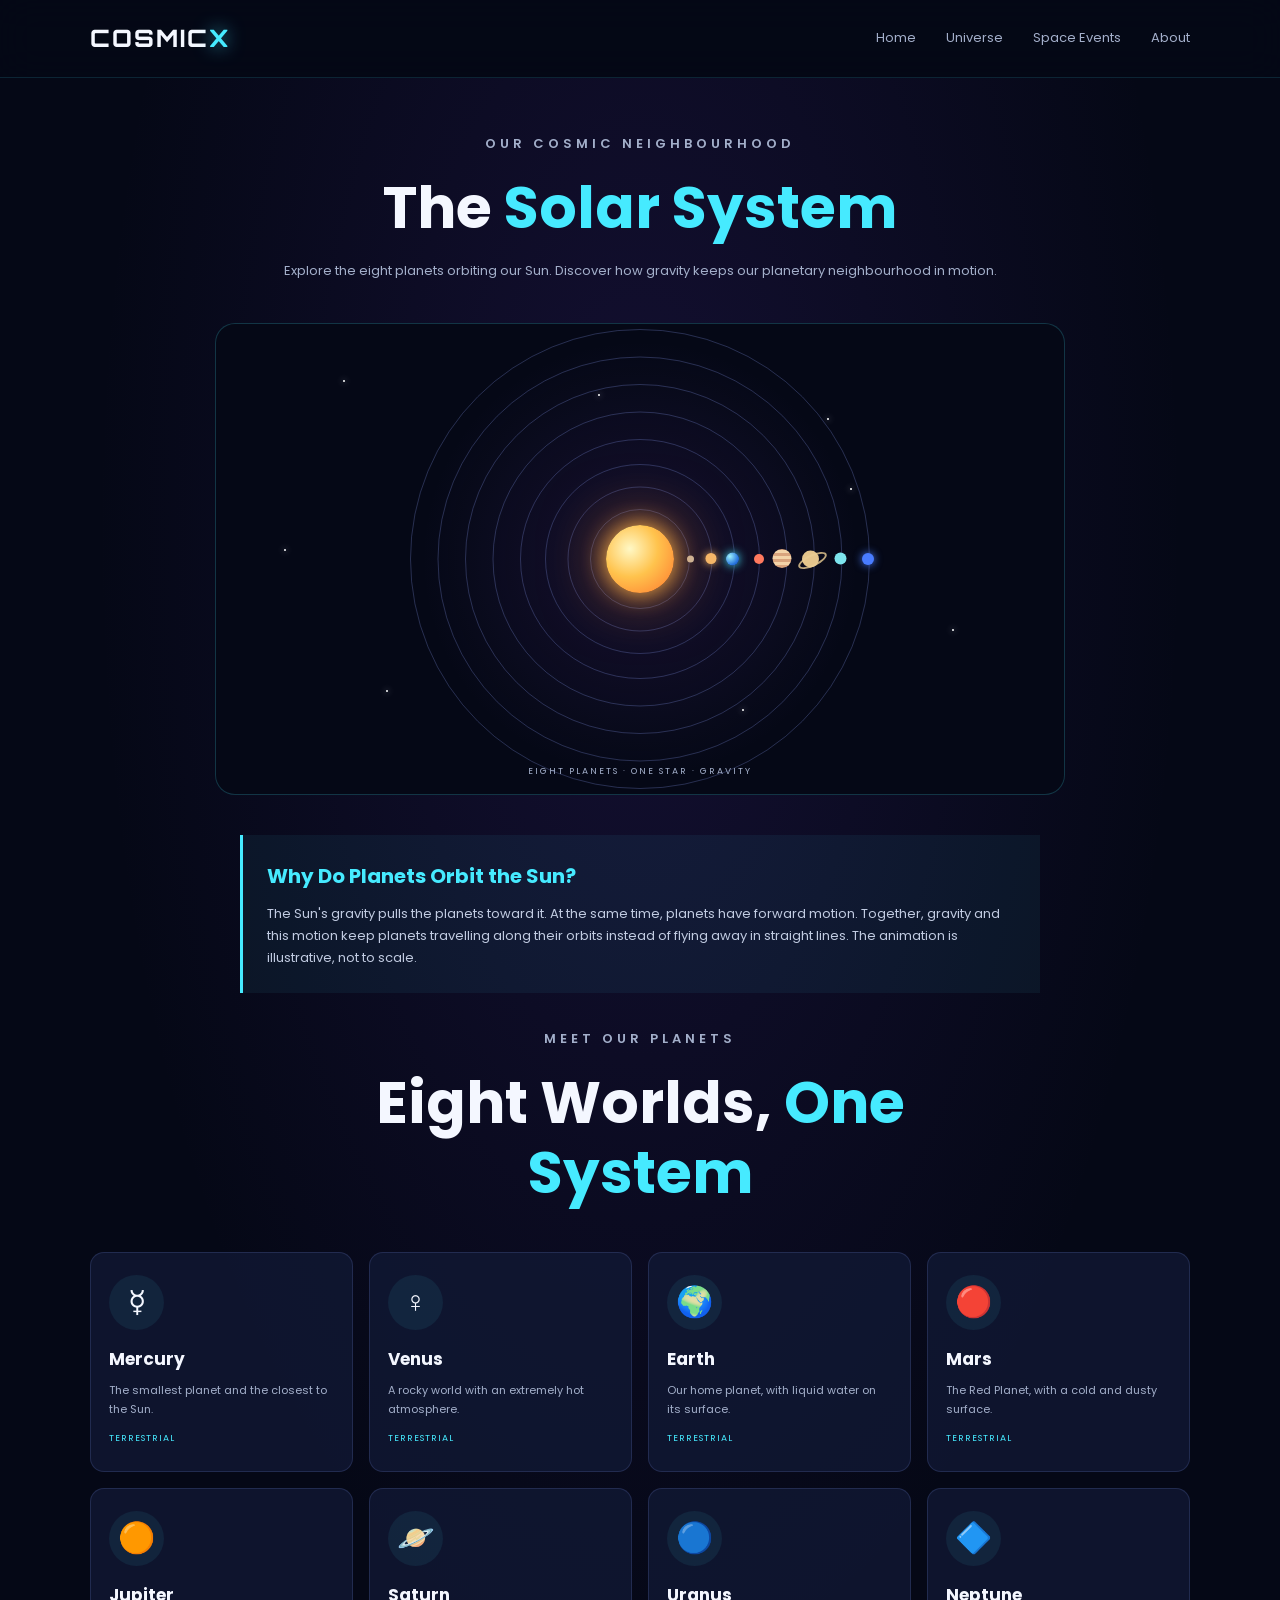
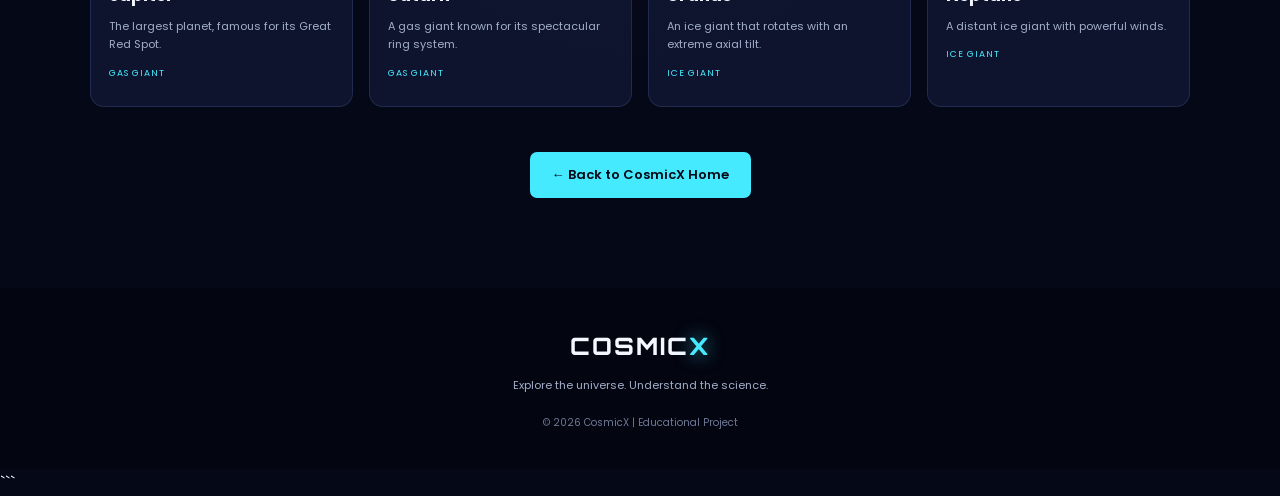
<file: solar-system.html>
<!DOCTYPE html>
<html lang="en">
<head>
    <meta charset="UTF-8">
    <meta name="viewport" content="width=device-width, initial-scale=1.0">
    <title>Solar System | CosmicX</title>
    <link rel="stylesheet" href="style.css">

    <style>
        .solar-page {
            padding: 55px 6%;
            min-height: 100vh;
            background: radial-gradient(
                ellipse at 50% 25%,
                rgba(79, 45, 160, 0.2),
                transparent 60%
            );
        }

        .solar-heading {
            max-width: 750px;
            margin: 0 auto;
            text-align: center;
        }

        .solar-heading h1 {
            font-size: clamp(34px, 6vw, 58px);
            line-height: 1.2;
            margin: 12px 0 18px;
        }

        .solar-heading h1 span {
            color: #46eaff;
        }

        .solar-heading p {
            color: #a3afca;
            font-size: 13px;
        }

        /* SOLAR SYSTEM ANIMATION */

        .solar-scene {
            position: relative;
            width: min(100%, 850px);
            aspect-ratio: 1.8 / 1;
            min-height: 300px;
            margin: 40px auto;
            overflow: hidden;
            border: 1px solid rgba(70, 234, 255, 0.2);
            border-radius: 20px;
            background:
                radial-gradient(
                    circle at 50% 50%,
                    rgba(99, 60, 170, 0.18),
                    transparent 45%
                ),
                #050816;
        }

        .space-dot {
            position: absolute;
            width: 2px;
            height: 2px;
            border-radius: 50%;
            background: white;
            box-shadow: 0 0 6px white;
        }

        .dot-1 { top: 12%; left: 15%; }
        .dot-2 { top: 20%; left: 72%; }
        .dot-3 { top: 78%; left: 20%; }
        .dot-4 { top: 65%; right: 13%; }
        .dot-5 { top: 35%; right: 25%; }
        .dot-6 { top: 82%; left: 62%; }
        .dot-7 { top: 15%; left: 45%; }
        .dot-8 { top: 48%; left: 8%; }

        .solar-center {
            position: absolute;
            top: 50%;
            left: 50%;
            width: 68px;
            height: 68px;
            transform: translate(-50%, -50%);
            border-radius: 50%;
            background: radial-gradient(
                circle at 35% 35%,
                #fff8c5,
                #ffc34d 45%,
                #ff762d
            );
            box-shadow:
                0 0 25px #ffb347,
                0 0 65px rgba(255, 130, 40, 0.65);
            z-index: 3;
            animation: solarPulse 3s ease-in-out infinite alternate;
        }

        @keyframes solarPulse {
            from {
                box-shadow: 0 0 20px #ffb347,
                0 0 45px rgba(255, 130, 40, 0.5);
            }
            to {
                box-shadow: 0 0 35px #ffcf70,
                0 0 75px rgba(255, 130, 40, 0.85);
            }
        }

        .planet-orbit {
            position: absolute;
            top: 50%;
            left: 50%;
            border: 1px solid rgba(143, 165, 255, 0.25);
            border-radius: 50%;
            transform: translate(-50%, -50%);
            animation: solarOrbit linear infinite;
        }

        @keyframes solarOrbit {
            from { transform: translate(-50%, -50%) rotate(0deg); }
            to { transform: translate(-50%, -50%) rotate(360deg); }
        }

        .planet-orbit .planet {
            position: absolute;
            top: 50%;
            right: -5px;
            border-radius: 50%;
            transform: translateY(-50%);
        }

        .orbit-mercury {
            width: 100px;
            height: 100px;
            animation-duration: 5s;
        }

        .orbit-venus {
            width: 145px;
            height: 145px;
            animation-duration: 8s;
        }

        .orbit-earth {
            width: 190px;
            height: 190px;
            animation-duration: 11s;
        }

        .orbit-mars {
            width: 240px;
            height: 240px;
            animation-duration: 15s;
        }

        .orbit-jupiter {
            width: 295px;
            height: 295px;
            animation-duration: 21s;
        }

        .orbit-saturn {
            width: 350px;
            height: 350px;
            animation-duration: 28s;
        }

        .orbit-uranus {
            width: 405px;
            height: 405px;
            animation-duration: 36s;
        }

        .orbit-neptune {
            width: 460px;
            height: 460px;
            animation-duration: 45s;
        }

        .mercury-planet {
            width: 7px;
            height: 7px;
            background: #c7b8a5;
        }

        .venus-planet {
            width: 11px;
            height: 11px;
            background: #f5b96b;
            box-shadow: 0 0 8px #f5b96b;
        }

        .earth-planet {
            width: 13px;
            height: 13px;
            background: radial-gradient(circle at 30% 30%,
                #9bf4ff, #2876df 65%, #1646a0);
            box-shadow: 0 0 10px #46eaff;
        }

        .mars-planet {
            width: 10px;
            height: 10px;
            background: #ff795e;
        }

        .jupiter-planet {
            width: 19px;
            height: 19px;
            background: repeating-linear-gradient(
                0deg,
                #d9a47d 0 3px,
                #f3d3a8 3px 6px
            );
        }

        .saturn-planet {
            width: 17px;
            height: 17px;
            background: #e4c58c;
        }

        .saturn-planet::after {
            content: "";
            position: absolute;
            width: 27px;
            height: 8px;
            left: -5px;
            top: 4px;
            border: 2px solid rgba(234, 205, 148, 0.8);
            border-radius: 50%;
            transform: rotate(-25deg);
        }

        .uranus-planet {
            width: 12px;
            height: 12px;
            background: #7de4ed;
        }

        .neptune-planet {
            width: 12px;
            height: 12px;
            background: #497cff;
            box-shadow: 0 0 9px #497cff;
        }

        .solar-caption {
            position: absolute;
            left: 0;
            right: 0;
            bottom: 15px;
            text-align: center;
            color: #a3afca;
            font-size: 9px;
            letter-spacing: 2px;
        }

        /* SCIENCE INFORMATION */

        .solar-intro {
            max-width: 800px;
            margin: 35px auto;
            padding: 24px;
            border-left: 3px solid #46eaff;
            background: rgba(70, 234, 255, 0.06);
        }

        .solar-intro h2 {
            color: #46eaff;
            font-size: 20px;
            margin-bottom: 10px;
        }

        .solar-intro p {
            color: #c1cbe1;
            font-size: 13px;
        }

        .planet-grid {
            display: grid;
            grid-template-columns: repeat(4, minmax(0, 1fr));
            gap: 16px;
            max-width: 1100px;
            margin: 45px auto;
        }

        .planet-card {
            padding: 22px 18px;
            border: 1px solid rgba(137, 160, 255, 0.16);
            border-radius: 14px;
            background: rgba(17, 25, 53, 0.78);
            transition: transform 0.3s, border-color 0.3s;
        }

        .planet-card:hover {
            transform: translateY(-6px);
            border-color: #46eaff;
        }

        .planet-icon {
            display: grid;
            place-items: center;
            width: 55px;
            height: 55px;
            margin-bottom: 15px;
            border-radius: 50%;
            background: rgba(70, 234, 255, 0.07);
            font-size: 30px;
        }

        .planet-card h3 {
            margin-bottom: 7px;
            font-size: 17px;
        }

        .planet-card p {
            color: #a3afca;
            font-size: 11px;
        }

        .planet-type {
            display: inline-block;
            margin-top: 12px;
            color: #46eaff;
            font-size: 9px;
            letter-spacing: 1px;
        }

        .back-home {
            display: block;
            width: fit-content;
            margin: 35px auto;
            padding: 12px 22px;
            border-radius: 7px;
            background: #46eaff;
            color: #050816;
            font-size: 13px;
            font-weight: 600;
        }

        @media (max-width: 800px) {
            .planet-grid {
                grid-template-columns: repeat(2, minmax(0, 1fr));
            }

            .solar-scene {
                min-height: 280px;
            }

            .orbit-uranus {
                width: 365px;
                height: 365px;
            }

            .orbit-neptune {
                width: 410px;
                height: 410px;
            }
        }

        @media (max-width: 500px) {
            .solar-page { padding: 40px 5%; }

            .solar-scene {
                min-height: 250px;
                aspect-ratio: 1 / 1;
            }

            .solar-center {
                width: 42px;
                height: 42px;
            }

            .orbit-mercury { width: 65px; height: 65px; }
            .orbit-venus { width: 95px; height: 95px; }
            .orbit-earth { width: 125px; height: 125px; }
            .orbit-mars { width: 155px; height: 155px; }
            .orbit-jupiter { width: 185px; height: 185px; }
            .orbit-saturn { width: 215px; height: 215px; }
            .orbit-uranus { width: 245px; height: 245px; }
            .orbit-neptune { width: 275px; height: 275px; }

            .planet-grid {
                grid-template-columns: 1fr;
            }

            .planet-card {
                display: grid;
                grid-template-columns: 60px 1fr;
                column-gap: 12px;
            }

            .planet-icon {
                grid-row: span 3;
            }
        }

        @media (prefers-reduced-motion: reduce) {
            .solar-center,
            .planet-orbit {
                animation: none;
            }
        }
    </style>
</head>

<body>
    <header class="navbar">
        <a href="index.html" class="logo">COSMIC<span>X</span></a>
        <nav>
            <a href="index.html">Home</a>
            <a href="index.html#universe">Universe</a>
            <a href="index.html#events">Space Events</a>
            <a href="index.html#about">About</a>
        </nav>
    </header>

    <main class="solar-page">
        <section class="solar-heading">
            <p class="eyebrow">OUR COSMIC NEIGHBOURHOOD</p>
            <h1>The <span>Solar System</span></h1>
            <p>
                Explore the eight planets orbiting our Sun.
                Discover how gravity keeps our planetary
                neighbourhood in motion.
            </p>
        </section>

        <section class="solar-scene"
                 aria-label="Animated illustration of the eight planets orbiting the Sun">
            <span class="space-dot dot-1"></span>
            <span class="space-dot dot-2"></span>
            <span class="space-dot dot-3"></span>
            <span class="space-dot dot-4"></span>
            <span class="space-dot dot-5"></span>
            <span class="space-dot dot-6"></span>
            <span class="space-dot dot-7"></span>
            <span class="space-dot dot-8"></span>

            <div class="solar-center"></div>

            <div class="planet-orbit orbit-mercury">
                <span class="planet mercury-planet"></span>
            </div>

            <div class="planet-orbit orbit-venus">
                <span class="planet venus-planet"></span>
            </div>

            <div class="planet-orbit orbit-earth">
                <span class="planet earth-planet"></span>
            </div>

            <div class="planet-orbit orbit-mars">
                <span class="planet mars-planet"></span>
            </div>

            <div class="planet-orbit orbit-jupiter">
                <span class="planet jupiter-planet"></span>
            </div>

            <div class="planet-orbit orbit-saturn">
                <span class="planet saturn-planet"></span>
            </div>

            <div class="planet-orbit orbit-uranus">
                <span class="planet uranus-planet"></span>
            </div>

            <div class="planet-orbit orbit-neptune">
                <span class="planet neptune-planet"></span>
            </div>

            <p class="solar-caption">
                EIGHT PLANETS · ONE STAR · GRAVITY
            </p>
        </section>

        <section class="solar-intro">
            <h2>Why Do Planets Orbit the Sun?</h2>
            <p>
                The Sun's gravity pulls the planets toward it.
                At the same time, planets have forward motion.
                Together, gravity and this motion keep planets
                travelling along their orbits instead of flying
                away in straight lines. The animation is illustrative,
                not to scale.
            </p>
        </section>

        <section>
            <div class="solar-heading">
                <p class="eyebrow">MEET OUR PLANETS</p>
                <h1>Eight Worlds, <span>One System</span></h1>
            </div>

            <div class="planet-grid">
                <article class="planet-card">
                    <div class="planet-icon">☿</div>
                    <h3>Mercury</h3>
                    <p>
                        The smallest planet and the closest to the Sun.
                    </p>
                    <span class="planet-type">TERRESTRIAL</span>
                </article>

                <article class="planet-card">
                    <div class="planet-icon">♀</div>
                    <h3>Venus</h3>
                    <p>
                        A rocky world with an extremely hot atmosphere.
                    </p>
                    <span class="planet-type">TERRESTRIAL</span>
                </article>

                <article class="planet-card">
                    <div class="planet-icon">🌍</div>
                    <h3>Earth</h3>
                    <p>
                        Our home planet, with liquid water on its surface.
                    </p>
                    <span class="planet-type">TERRESTRIAL</span>
                </article>

                <article class="planet-card">
                    <div class="planet-icon">🔴</div>
                    <h3>Mars</h3>
                    <p>
                        The Red Planet, with a cold and dusty surface.
                    </p>
                    <span class="planet-type">TERRESTRIAL</span>
                </article>

                <article class="planet-card">
                    <div class="planet-icon">🟠</div>
                    <h3>Jupiter</h3>
                    <p>
                        The largest planet, famous for its Great Red Spot.
                    </p>
                    <span class="planet-type">GAS GIANT</span>
                </article>

                <article class="planet-card">
                    <div class="planet-icon">🪐</div>
                    <h3>Saturn</h3>
                    <p>
                        A gas giant known for its spectacular ring system.
                    </p>
                    <span class="planet-type">GAS GIANT</span>
                </article>

                <article class="planet-card">
                    <div class="planet-icon">🔵</div>
                    <h3>Uranus</h3>
                    <p>
                        An ice giant that rotates with an extreme axial tilt.
                    </p>
                    <span class="planet-type">ICE GIANT</span>
                </article>

                <article class="planet-card">
                    <div class="planet-icon">🔷</div>
                    <h3>Neptune</h3>
                    <p>
                        A distant ice giant with powerful winds.
                    </p>
                    <span class="planet-type">ICE GIANT</span>
                </article>
            </div>
        </section>

        <a href="index.html" class="back-home">
            ← Back to CosmicX Home
        </a>
    </main>

    <footer>
        <a href="index.html" class="logo">COSMIC<span>X</span></a>
        <p>Explore the universe. Understand the science.</p>
        <p class="copyright">© 2026 CosmicX | Educational Project</p>
    </footer>
</body>
</html>
```
</file>
<file: style.css>
/* =================================
   COSMICX — ANIMATED UNIVERSE
   HTML + CSS ONLY
================================= */

@import url('https://fonts.googleapis.com/css2?family=Orbitron:wght@400;500;600;700;800&family=Poppins:wght@300;400;500;600;700&display=swap');

:root {
    --bg: #050816;
    --bg-light: #0b1026;
    --card: rgba(17, 25, 53, 0.78);
    --cyan: #46eaff;
    --purple: #a78bfa;
    --white: #f4f7ff;
    --muted: #a3afca;
}

* {
    margin: 0;
    padding: 0;
    box-sizing: border-box;
}

html {
    scroll-behavior: smooth;
    scroll-padding-top: 90px;
}

body {
    background: var(--bg);
    color: var(--white);
    font-family: 'Poppins', sans-serif;
    line-height: 1.7;
    overflow-x: hidden;
}

a {
    text-decoration: none;
    color: inherit;
}

::selection {
    background: var(--cyan);
    color: #050816;
}

/* NAVIGATION */

.navbar {
    position: sticky;
    top: 0;
    z-index: 100;
    display: flex;
    align-items: center;
    justify-content: space-between;
    gap: 24px;
    padding: 18px 7%;
    background: rgba(5, 8, 22, 0.88);
    backdrop-filter: blur(18px);
    border-bottom: 1px solid rgba(70, 234, 255, 0.13);
}

.logo {
    font-family: 'Orbitron', sans-serif;
    font-size: 24px;
    font-weight: 800;
    letter-spacing: 2px;
}

.logo span {
    color: var(--cyan);
    text-shadow: 0 0 18px rgba(70, 234, 255, 0.7);
}

.navbar nav {
    display: flex;
    align-items: center;
    gap: 30px;
}

.navbar nav a {
    font-size: 13px;
    color: var(--muted);
    transition: color 0.3s ease;
}

.navbar nav a:hover,
.navbar nav a.active {
    color: var(--cyan);
}

/* STAR BACKGROUND */

.stars {
    position: fixed;
    inset: 0;
    z-index: -1;
    pointer-events: none;
    background-image:
        radial-gradient(2px 2px at 20px 30px, #fff, transparent),
        radial-gradient(1px 1px at 90px 80px, #46eaff, transparent),
        radial-gradient(2px 2px at 160px 130px, #fff, transparent),
        radial-gradient(1px 1px at 240px 40px, #a78bfa, transparent),
        radial-gradient(2px 2px at 310px 180px, #fff, transparent),
        radial-gradient(1px 1px at 380px 100px, #46eaff, transparent);
    background-size: 420px 230px;
    opacity: 0.6;
    animation: starDrift 45s linear infinite;
}

@keyframes starDrift {
    from {
        background-position: 0 0;
    }
    to {
        background-position: 420px 230px;
    }
}

/* HERO SECTION */

.hero {
    position: relative;
    min-height: 670px;
    display: grid;
    grid-template-columns: 1fr 1fr;
    align-items: center;
    gap: 35px;
    padding: 65px 7% 85px;
    overflow: hidden;
    background:
        radial-gradient(ellipse at 78% 50%,
        rgba(94, 55, 190, 0.18), transparent 42%);
}

.hero-content {
    position: relative;
    z-index: 2;
    animation: fadeUp 1s ease both;
}

.eyebrow {
    color: var(--cyan);
    font-size: 11px;
    font-weight: 600;
    letter-spacing: 4px;
    margin-bottom: 18px;
}

.hero h1 {
    font-size: clamp(36px, 5vw, 64px);
    line-height: 1.18;
    letter-spacing: -2px;
    font-weight: 700;
}

.hero h1 span,
.section-heading h2 span,
.about-content h2 span {
    color: var(--cyan);
    text-shadow: 0 0 28px rgba(70, 234, 255, 0.24);
}

.hero-text {
    max-width: 510px;
    color: var(--muted);
    font-size: 14px;
    margin-top: 24px;
}

.hero-buttons {
    display: flex;
    flex-wrap: wrap;
    gap: 14px;
    margin-top: 30px;
}

.btn {
    display: inline-flex;
    align-items: center;
    justify-content: center;
    padding: 12px 22px;
    border-radius: 7px;
    font-size: 12px;
    font-weight: 600;
    transition: 0.3s ease;
}

.btn:hover {
    transform: translateY(-4px);
}

.btn.primary {
    background: var(--cyan);
    color: #05101c;
    box-shadow: 0 0 25px rgba(70, 234, 255, 0.18);
}

.btn.primary:hover {
    box-shadow: 0 0 32px rgba(70, 234, 255, 0.45);
}

.btn.secondary {
    border: 1px solid rgba(167, 139, 250, 0.55);
    color: var(--white);
}

.btn.secondary:hover {
    border-color: var(--cyan);
    color: var(--cyan);
}

.hero-stats {
    display: flex;
    gap: 45px;
    margin-top: 44px;
}

.hero-stats h3 {
    font-family: 'Orbitron', sans-serif;
    font-size: 24px;
    color: var(--cyan);
}

.hero-stats p {
    color: var(--muted);
    font-size: 11px;
}

/* ANIMATED SOLAR SYSTEM */

.space-art {
    position: relative;
    width: min(100%, 490px);
    aspect-ratio: 1;
    justify-self: center;
    display: grid;
    place-items: center;
    animation: fadeIn 1.5s ease both;
}

.sun {
    position: absolute;
    width: 75px;
    height: 75px;
    border-radius: 50%;
    background: radial-gradient(circle at 35% 35%,
        #fff9c9 0%, #ffd166 32%, #ff8c42 65%, #f4511e 100%);
    box-shadow:
        0 0 25px #ffb347,
        0 0 65px rgba(255, 136, 50, 0.65),
        0 0 120px rgba(255, 136, 50, 0.24);
    animation: sunPulse 3s ease-in-out infinite alternate;
    z-index: 5;
}

@keyframes sunPulse {
    from {
        box-shadow: 0 0 25px #ffb347,
        0 0 55px rgba(255, 136, 50, 0.5);
    }
    to {
        box-shadow: 0 0 38px #ffcf70,
        0 0 95px rgba(255, 136, 50, 0.8);
    }
}

.orbit {
    position: absolute;
    border: 1px solid rgba(135, 158, 255, 0.22);
    border-radius: 50%;
    animation: orbitSpin linear infinite;
}

.orbit-one {
    width: 125px;
    height: 125px;
    animation-duration: 7s;
}

.orbit-two {
    width: 185px;
    height: 185px;
    animation-duration: 12s;
}

.orbit-three {
    width: 255px;
    height: 255px;
    animation-duration: 17s;
}

.orbit-four {
    width: 330px;
    height: 330px;
    animation-duration: 24s;
}

.orbit-five {
    width: 410px;
    height: 410px;
    animation-duration: 34s;
}

@keyframes orbitSpin {
    from {
        transform: rotate(0deg);
    }
    to {
        transform: rotate(360deg);
    }
}

.planet {
    position: absolute;
    top: 50%;
    right: -5px;
    transform: translateY(-50%);
    border-radius: 50%;
}

.mercury {
    width: 9px;
    height: 9px;
    background: #c7b8a5;
}

.venus {
    width: 14px;
    height: 14px;
    background: #f5b96b;
    box-shadow: 0 0 12px rgba(245, 185, 107, 0.4);
}

.earth {
    width: 18px;
    height: 18px;
    background: radial-gradient(circle at 30% 30%,
        #75e8ff, #2876df 60%, #1646a0);
    box-shadow: 0 0 15px rgba(70, 234, 255, 0.5);
}

.mars {
    width: 15px;
    height: 15px;
    background: #ff795e;
    box-shadow: 0 0 10px rgba(255, 121, 94, 0.4);
}

.jupiter {
    width: 27px;
    height: 27px;
    background: repeating-linear-gradient(
        0deg,
        #d9a47d 0 4px,
        #f3d3a8 4px 8px
    );
}

.space-label {
    position: absolute;
    bottom: 0;
    color: var(--muted);
    font-size: 10px;
    letter-spacing: 3px;
}

/* GENERAL SECTIONS */

.section {
    position: relative;
    padding: 95px 7%;
}

.section-heading {
    max-width: 690px;
    margin: 0 auto 48px;
    text-align: center;
}

.section-heading h2,
.about-content h2 {
    font-size: clamp(28px, 4vw, 42px);
    line-height: 1.3;
}

.section-heading > p:last-child {
    color: var(--muted);
    font-size: 13px;
    margin-top: 15px;
}

/* UNIVERSE CARDS */

.universe-grid {
    display: grid;
    grid-template-columns: repeat(3, minmax(0, 1fr));
    gap: 22px;
}

.info-card {
    padding: 30px;
    background: var(--card);
    border: 1px solid rgba(137, 160, 255, 0.13);
    border-radius: 14px;
    transition: transform 0.35s ease, border-color 0.35s ease;
}

.info-card:hover {
    transform: translateY(-8px);
    border-color: rgba(70, 234, 255, 0.55);
}

.card-icon {
    display: grid;
    place-items: center;
    width: 58px;
    height: 58px;
    font-size: 27px;
    background: rgba(70, 234, 255, 0.08);
    border: 1px solid rgba(70, 234, 255, 0.15);
    border-radius: 12px;
    margin-bottom: 22px;
}

.info-card h3 {
    font-size: 19px;
    margin-bottom: 10px;
}

.info-card p {
    min-height: 78px;
    color: var(--muted);
    font-size: 12px;
}

.info-card a,
.event-link {
    display: inline-block;
    margin-top: 20px;
    color: var(--cyan);
    font-size: 12px;
    font-weight: 600;
}

/* SPACE EVENT CARDS */

.events-section {
    background:
        radial-gradient(ellipse at 50% 50%,
        rgba(69, 47, 140, 0.11), transparent 65%);
}

.event-grid {
    display: grid;
    grid-template-columns: repeat(3, minmax(0, 1fr));
    gap: 22px;
}

.event-card {
    overflow: hidden;
    background: var(--card);
    border: 1px solid rgba(137, 160, 255, 0.15);
    border-radius: 15px;
    transition: transform 0.35s ease, border-color 0.35s ease;
}

.event-card:hover {
    transform: translateY(-7px);
    border-color: rgba(70, 234, 255, 0.5);
}

.event-visual {
    position: relative;
    height: 205px;
    overflow: hidden;
    background:
        radial-gradient(circle at 50% 50%,
        rgba(104, 68, 192, 0.23), transparent 58%),
        #080d21;
}

.event-content {
    padding: 25px;
}

.tag {
    color: var(--purple);
    font-size: 9px;
    letter-spacing: 2px;
}

.event-content h3 {
    margin: 9px 0;
    font-size: 20px;
}

.event-content p {
    color: var(--muted);
    font-size: 12px;
}

/* SOLAR ECLIPSE PREVIEW */

.event-sun {
    position: absolute;
    top: 50%;
    left: 24%;
    width: 62px;
    height: 62px;
    transform: translateY(-50%);
    border-radius: 50%;
    background: #ffbf55;
    box-shadow: 0 0 30px #ff9d42, 0 0 65px #ff7c42;
}

.event-moon {
    position: absolute;
    top: 50%;
    left: 39%;
    width: 29px;
    height: 29px;
    transform: translateY(-50%);
    border-radius: 50%;
    background: #b8c0d9;
    box-shadow: 0 0 12px rgba(184, 192, 217, 0.45);
    animation: eclipseMove 5s ease-in-out infinite alternate;
    z-index: 2;
}

.event-earth {
    position: absolute;
    top: 50%;
    right: 18%;
    width: 36px;
    height: 36px;
    transform: translateY(-50%);
    border-radius: 50%;
    background: radial-gradient(circle at 35% 35%,
        #8af1ff, #2466d1 65%, #102b74);
    box-shadow: 0 0 18px rgba(70, 234, 255, 0.45);
}

@keyframes eclipseMove {
    from {
        left: 39%;
    }
    to {
        left: 57%;
    }
}

/* LUNAR ECLIPSE PREVIEW */

.lunar-sun {
    position: absolute;
    top: 50%;
    left: 12%;
    width: 52px;
    height: 52px;
    transform: translateY(-50%);
    border-radius: 50%;
    background: #ffbf55;
    box-shadow: 0 0 30px #ff8c42;
}

.lunar-earth {
    position: absolute;
    top: 50%;
    left: 45%;
    width: 42px;
    height: 42px;
    transform: translateY(-50%);
    border-radius: 50%;
    background: radial-gradient(circle at 35% 30%,
        #7aeaff, #2866ce 70%);
    box-shadow: 0 0 15px rgba(70, 234, 255, 0.4);
}

.lunar-moon {
    position: absolute;
    top: 50%;
    right: 13%;
    width: 23px;
    height: 23px;
    transform: translateY(-50%);
    border-radius: 50%;
    background: #d9c4bb;
    box-shadow: 0 0 15px rgba(255, 135, 100, 0.55);
    animation: moonGlow 3s ease-in-out infinite alternate;
}

@keyframes moonGlow {
    from {
        box-shadow: 0 0 5px rgba(255, 135, 100, 0.2);
    }
    to {
        box-shadow: 0 0 24px rgba(255, 135, 100, 0.8);
    }
}

/* PLANETARY ORBIT PREVIEW */

.planet-visual {
    display: grid;
    place-items: center;
}

.mini-sun {
    position: absolute;
    width: 42px;
    height: 42px;
    border-radius: 50%;
    background: #ffbc55;
    box-shadow: 0 0 25px #ff8c42, 0 0 50px rgba(255, 140, 66, 0.4);
}

.mini-orbit {
    position: absolute;
    border: 1px solid rgba(137, 160, 255, 0.35);
    border-radius: 50%;
    animation: orbitSpin linear infinite;
}

.mini-orbit i {
    position: absolute;
    top: 50%;
    right: -5px;
    width: 9px;
    height: 9px;
    transform: translateY(-50%);
    border-radius: 50%;
    background: var(--cyan);
    box-shadow: 0 0 10px var(--cyan);
}

.orbit-a {
    width: 85px;
    height: 85px;
    animation-duration: 5s;
}

.orbit-b {
    width: 125px;
    height: 125px;
    animation-duration: 8s;
}

.orbit-c {
    width: 170px;
    height: 170px;
    animation-duration: 12s;
}

.orbit-b i {
    background: #f5b96b;
    box-shadow: 0 0 10px #f5b96b;
}

.orbit-c i {
    background: #ff795e;
    box-shadow: 0 0 10px #ff795e;
}

/* ABOUT */

.about-section {
    position: relative;
    display: flex;
    align-items: center;
    justify-content: space-between;
    gap: 40px;
    padding: 85px 10%;
    overflow: hidden;
    border-top: 1px solid rgba(137, 160, 255, 0.12);
    border-bottom: 1px solid rgba(137, 160, 255, 0.12);
    background:
        radial-gradient(ellipse at 85% 50%,
        rgba(105, 71, 220, 0.18), transparent 50%);
}

.about-content {
    max-width: 680px;
}

.about-content > p:not(.eyebrow) {
    margin: 20px 0 25px;
    color: var(--muted);
    font-size: 13px;
}

.about-symbol {
    color: var(--cyan);
    font-size: 115px;
    text-shadow: 0 0 55px rgba(70, 234, 255, 0.6);
    animation: symbolFloat 4s ease-in-out infinite;
}

@keyframes symbolFloat {
    0%, 100% {
        transform: translateY(0) rotate(0deg);
    }
    50% {
        transform: translateY(-15px) rotate(15deg);
    }
}

/* FOOTER */

footer {
    display: flex;
    flex-direction: column;
    align-items: center;
    gap: 9px;
    padding: 38px 20px;
    text-align: center;
    background: #030510;
}

footer p {
    color: var(--muted);
    font-size: 11px;
}

footer .copyright {
    margin-top: 10px;
    color: #6e7895;
    font-size: 10px;
}

/* GENERAL ANIMATIONS */

@keyframes fadeUp {
    from {
        opacity: 0;
        transform: translateY(25px);
    }
    to {
        opacity: 1;
        transform: translateY(0);
    }
}

@keyframes fadeIn {
    from {
        opacity: 0;
        transform: scale(0.94);
    }
    to {
        opacity: 1;
        transform: scale(1);
    }
}

/* TABLET */

@media (max-width: 950px) {
    .hero {
        grid-template-columns: 1fr;
        text-align: center;
        padding-top: 70px;
    }

    .hero-text {
        margin-left: auto;
        margin-right: auto;
    }

    .hero-buttons,
    .hero-stats {
        justify-content: center;
    }

    .space-art {
        width: min(100%, 430px);
        margin-top: 20px;
    }

    .universe-grid,
    .event-grid {
        grid-template-columns: repeat(2, minmax(0, 1fr));
    }

    .about-symbol {
        font-size: 80px;
    }
}

/* MOBILE */

@media (max-width: 600px) {
    .navbar {
        flex-direction: column;
        gap: 10px;
        padding: 15px 5%;
    }

    .navbar nav {
        justify-content: center;
        flex-wrap: wrap;
        gap: 12px 20px;
    }

    .navbar nav a {
        font-size: 11px;
    }

    .hero {
        min-height: auto;
        padding: 60px 6% 70px;
    }

    .hero h1 {
        font-size: 38px;
        letter-spacing: -1px;
    }

    .hero-text {
        font-size: 12px;
    }

    .hero-stats {
        gap: 28px;
    }

    .hero-stats h3 {
        font-size: 21px;
    }

    .space-art {
        width: min(100%, 350px);
    }

    .orbit-one {
        width: 100px;
        height: 100px;
    }

    .orbit-two {
        width: 145px;
        height: 145px;
    }

    .orbit-three {
        width: 195px;
        height: 195px;
    }

    .orbit-four {
        width: 255px;
        height: 255px;
    }

    .orbit-five {
        width: 310px;
        height: 310px;
    }

    .sun {
        width: 57px;
        height: 57px;
    }

    .section {
        padding: 70px 6%;
    }

    .section-heading {
        margin-bottom: 32px;
    }

    .universe-grid,
    .event-grid {
        grid-template-columns: 1fr;
    }

    .info-card p {
        min-height: auto;
    }

    .about-section {
        flex-direction: column;
        align-items: flex-start;
        padding: 65px 7%;
    }

    .about-symbol {
        align-self: center;
        font-size: 75px;
    }
}

/* REDUCED MOTION ACCESSIBILITY */

@media (prefers-reduced-motion: reduce) {
    *,
    *::before,
    *::after {
        animation-duration: 0.01ms !important;
        animation-iteration-count: 1 !important;
        scroll-behavior: auto !important;
        transition-duration: 0.01ms !important;
    }
}
</file>
